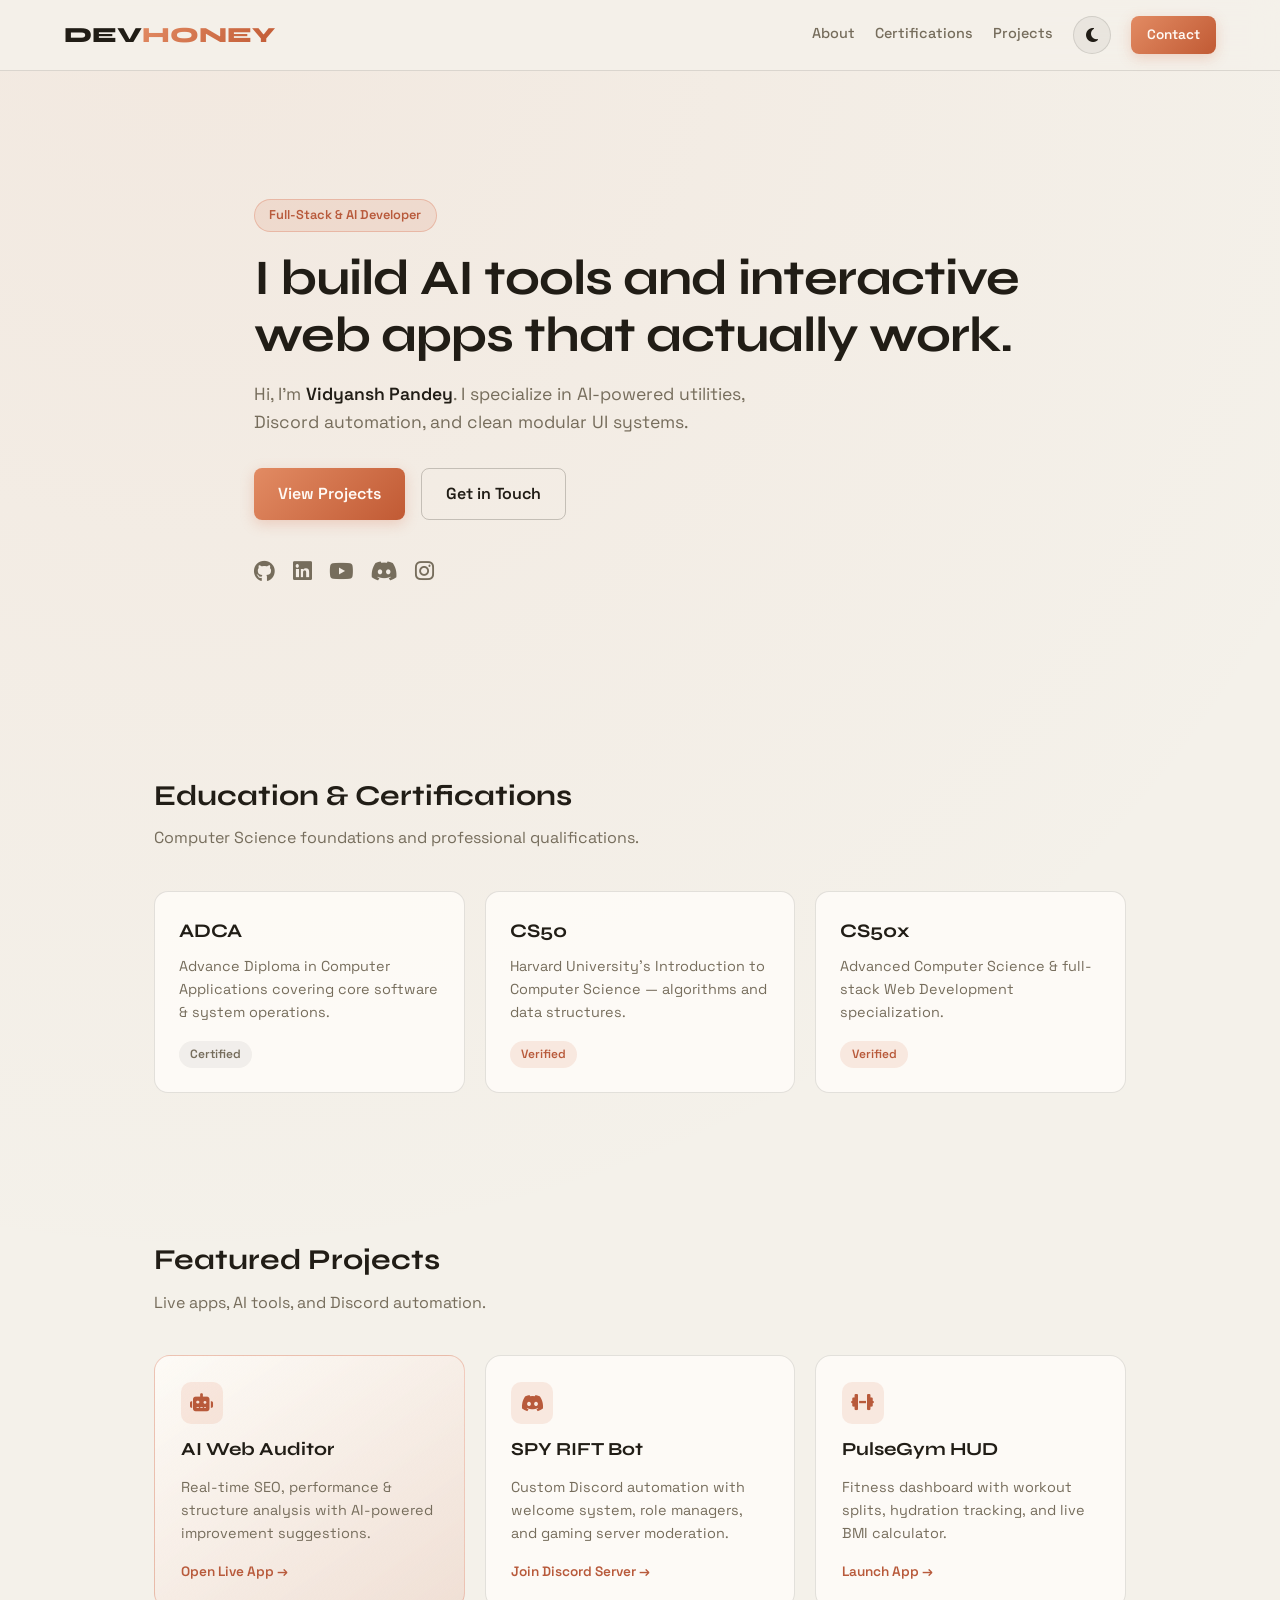
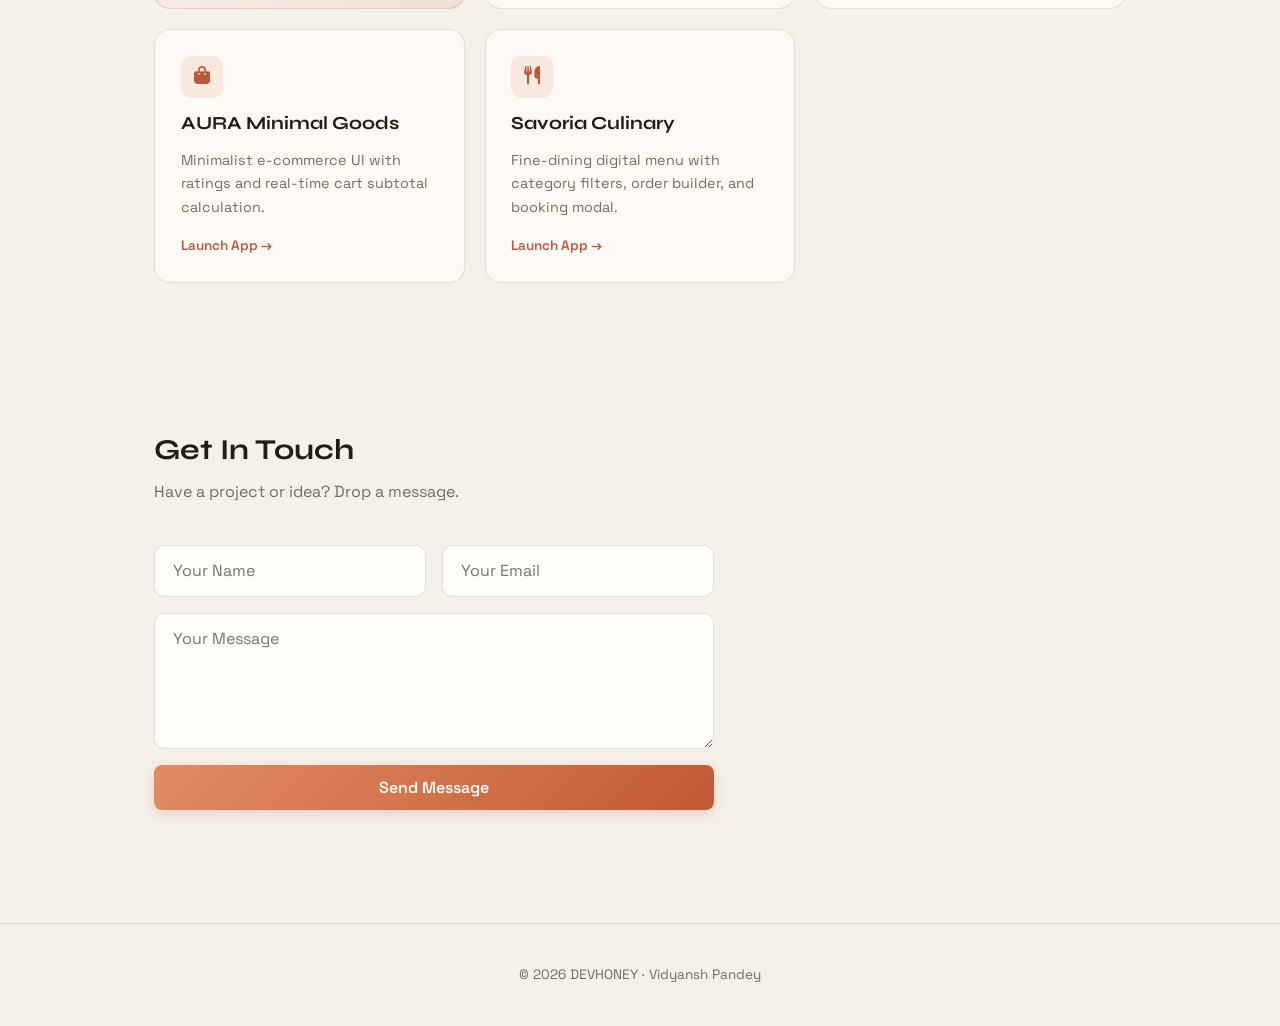
<file: index.html>
<!DOCTYPE html>
<html lang="en">
<head>
  <meta charset="UTF-8">
  <meta name="viewport" content="width=device-width, initial-scale=1.0">
  <script>
    (function () {
      var t = localStorage.getItem('devhoney-theme');
      var d = window.matchMedia && window.matchMedia('(prefers-color-scheme: dark)').matches;
      document.documentElement.setAttribute('data-theme', t || (d ? 'dark' : 'light'));
    })();
  </script>
  <title>DEVHONEY | Full-Stack & AI Developer</title>
  <meta name="description" content="Vidyansh Pandey — Full-Stack & AI Developer. Building AI tools, Discord bots, and interactive web apps.">
  <link rel="stylesheet" href="style.css">
  <link rel="stylesheet" href="https://cdnjs.cloudflare.com/ajax/libs/font-awesome/6.4.0/css/all.min.css">
  <link href="https://fonts.googleapis.com/css2?family=Space+Grotesk:wght@400;500;600;700&family=Syne:wght@700;800&display=swap" rel="stylesheet">
</head>
<body>

  <nav class="navbar">
    <a href="#" class="logo">DEV<span>HONEY</span></a>
    
    <button class="menu-toggle" id="menuToggle" aria-label="Toggle menu">
      <span></span><span></span><span></span>
    </button>

    <div class="nav-links" id="navLinks">
      <a href="#about">About</a>
      <a href="#certifications">Certifications</a>
      <a href="#projects">Projects</a>
      <a href="#contact" class="btn-primary nav-btn">Contact</a>
    </div>
  </nav>

  <!-- Hero -->
  <section class="hero" id="about">
    <div class="hero-content">
      <span class="badge">Full-Stack & AI Developer</span>
      <h1>I build AI tools and interactive web apps that actually work.</h1>
      <p>
        Hi, I'm <strong>Vidyansh Pandey</strong>. I specialize in AI-powered utilities, 
        Discord automation, and clean modular UI systems.
      </p>
      
      <div class="hero-actions">
        <a href="#projects" class="btn-primary">View Projects</a>
        <a href="#contact" class="btn-secondary">Get in Touch</a>
      </div>

      <div class="social-links">
        <a href="https://github.com/developerhoney" target="_blank" rel="noopener" title="GitHub"><i class="fa-brands fa-github"></i></a>
        <a href="https://www.linkedin.com/in/developer-honey-6b2049428/" target="_blank" rel="noopener" title="LinkedIn"><i class="fa-brands fa-linkedin"></i></a>
        <a href="https://youtube.com/@spyriftgaming" target="_blank" rel="noopener" title="YouTube"><i class="fa-brands fa-youtube"></i></a>
        <a href="https://discord.com/invite/HgnNNXnQ6s" target="_blank" rel="noopener" title="Discord"><i class="fa-brands fa-discord"></i></a>
        <a href="https://www.instagram.com/spyrift" target="_blank" rel="noopener" title="Instagram"><i class="fa-brands fa-instagram"></i></a>
      </div>
    </div>
  </section>

  <!-- Certifications -->
  <section class="section" id="certifications">
    <div class="section-title">
      <h2>Education & Certifications</h2>
      <p>Computer Science foundations and professional qualifications.</p>
    </div>
    <div class="cert-grid">
      <div class="cert-card">
        <h3>ADCA</h3>
        <p>Advance Diploma in Computer Applications covering core software & system operations.</p>
        <span class="tag">Certified</span>
      </div>
      <div class="cert-card">
        <h3>CS50</h3>
        <p>Harvard University's Introduction to Computer Science — algorithms and data structures.</p>
        <span class="tag accent">Verified</span>
      </div>
      <div class="cert-card">
        <h3>CS50x</h3>
        <p>Advanced Computer Science & full-stack Web Development specialization.</p>
        <span class="tag accent">Verified</span>
      </div>
    </div>
  </section>

  <!-- Projects -->
  <section class="section" id="projects">
    <div class="section-title">
      <h2>Featured Projects</h2>
      <p>Live apps, AI tools, and Discord automation.</p>
    </div>
    <div class="bento-grid">
      
      <a href="https://ai-web-auditor-eeqm.onrender.com/" target="_blank" rel="noopener" class="bento-card feature-highlight">
        <div class="card-icon"><i class="fa-solid fa-robot"></i></div>
        <h3>AI Web Auditor</h3>
        <p>Real-time SEO, performance & structure analysis with AI-powered improvement suggestions.</p>
        <span class="subtitle">Open Live App →</span>
      </a>

      <a href="https://discord.com/invite/HgnNNXnQ6s" target="_blank" rel="noopener" class="bento-card">
        <div class="card-icon"><i class="fa-brands fa-discord"></i></div>
        <h3>SPY RIFT Bot</h3>
        <p>Custom Discord automation with welcome system, role managers, and gaming server moderation.</p>
        <span class="subtitle">Join Discord Server →</span>
      </a>

      <a href="gym_2.html" class="bento-card">
        <div class="card-icon"><i class="fa-solid fa-dumbbell"></i></div>
        <h3>PulseGym HUD</h3>
        <p>Fitness dashboard with workout splits, hydration tracking, and live BMI calculator.</p>
        <span class="subtitle">Launch App →</span>
      </a>

      <a href="ecommerce_2.html" class="bento-card">
        <div class="card-icon"><i class="fa-solid fa-bag-shopping"></i></div>
        <h3>AURA Minimal Goods</h3>
        <p>Minimalist e-commerce UI with ratings and real-time cart subtotal calculation.</p>
        <span class="subtitle">Launch App →</span>
      </a>

      <a href="restaurant_2.html" class="bento-card">
        <div class="card-icon"><i class="fa-solid fa-utensils"></i></div>
        <h3>Savoria Culinary</h3>
        <p>Fine-dining digital menu with category filters, order builder, and booking modal.</p>
        <span class="subtitle">Launch App →</span>
      </a>

    </div>
  </section>

  <!-- Contact -->
  <section class="section" id="contact">
    <div class="section-title">
      <h2>Get In Touch</h2>
      <p>Have a project or idea? Drop a message.</p>
    </div>
    
    <form id="contactForm" action="https://formspree.io/f/xykrqvyz" method="POST" class="contact-form">
      <div class="input-group">
        <input type="text" name="name" placeholder="Your Name" required>
        <input type="email" name="email" placeholder="Your Email" required>
      </div>
      <textarea name="message" rows="5" placeholder="Your Message" required></textarea>
      <button type="submit" class="btn-primary">Send Message</button>
      <p id="formStatus" class="form-status"></p>
    </form>
  </section>

  <footer class="footer">
    <p>© 2026 DEVHONEY · Vidyansh Pandey</p>
  </footer>

  <script src="script.js"></script>
</body>
</html>
</file>
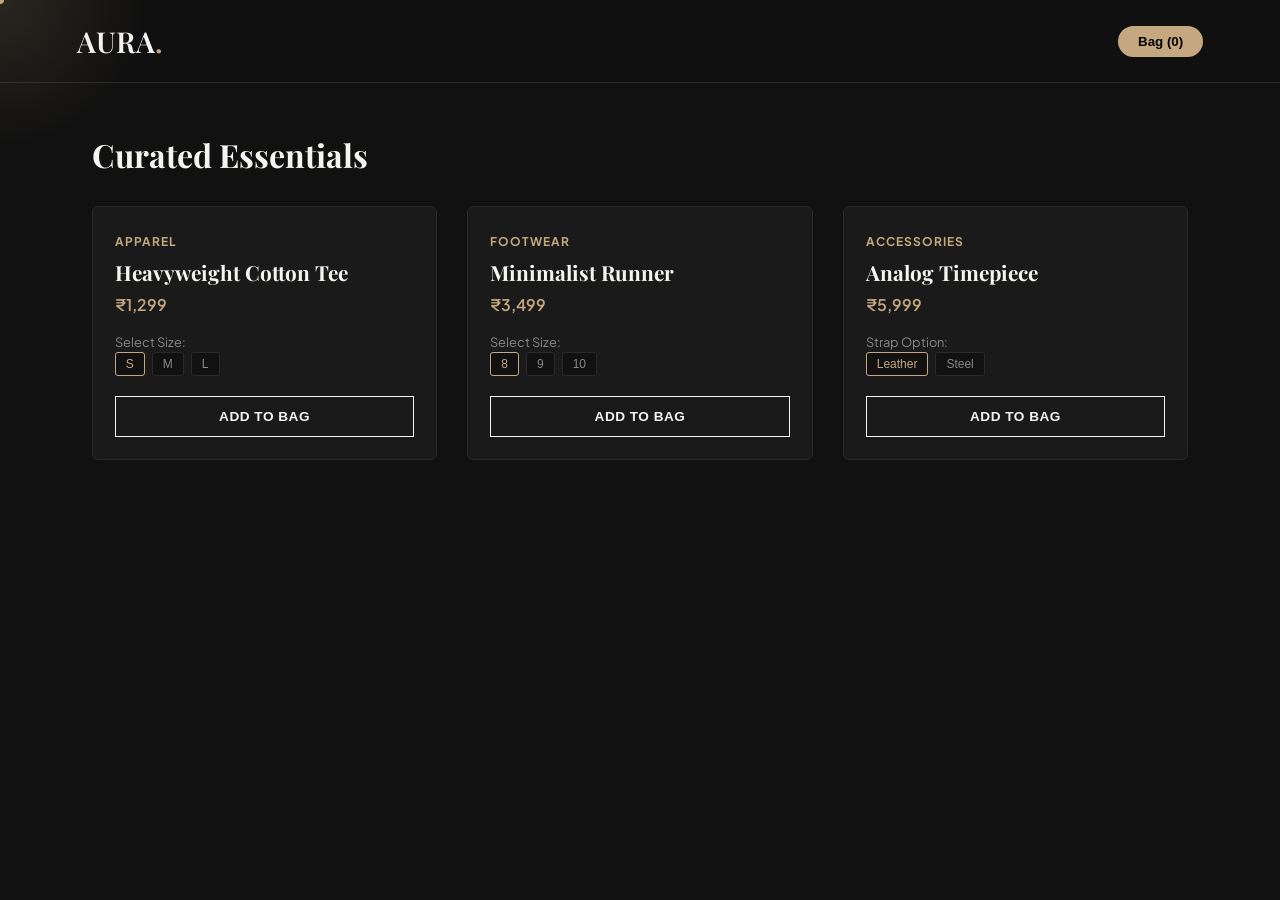
<file: ecommerce.html>
<!DOCTYPE html>
<html lang="en">
<head>
  <meta charset="UTF-8">
  <meta name="viewport" content="width=device-width, initial-scale=1.0">
  <title>AURA — Curated Minimal Goods by DevHoney</title>
  <link rel="preconnect" href="https://fonts.googleapis.com">
  <link rel="preconnect" href="https://fonts.gstatic.com" crossorigin>
  <link href="https://fonts.googleapis.com/css2?family=Playfair+Display:wght@500;600&family=Plus+Jakarta+Sans:wght@300;400;500;600&display=swap" rel="stylesheet">

  <style>
    * { margin:0; padding:0; box-sizing:border-box; cursor: none; }
    
    :root {
      --bg: #111111;
      --card-bg: #1a1a1a;
      --accent: #c5a880;
      --accent-glow: rgba(197, 168, 128, 0.15);
      --text: #f4f4f0;
      --muted: #888888;
      --border: #2a2a2a;
    }

    body { background: var(--bg); color: var(--text); font-family: 'Plus Jakarta Sans', sans-serif; }

    .cursor-dot {
      width: 8px; height: 8px; background: var(--accent); border-radius: 50%;
      position: fixed; pointer-events: none; z-index: 9999; transform: translate(-50%, -50%);
    }
    .cursor-glow {
      width: 300px; height: 300px;
      background: radial-gradient(circle, var(--accent-glow) 0%, rgba(0,0,0,0) 70%);
      position: fixed; pointer-events: none; z-index: 9998; transform: translate(-50%, -50%);
    }

    header {
      display: flex; justify-content: space-between; align-items: center; padding: 22px 6%;
      background: rgba(17,17,17,0.9); backdrop-filter: blur(10px); position: sticky; top: 0; z-index: 100; border-bottom: 1px solid var(--border);
    }
    .logo { font-family: 'Playfair Display', serif; font-size: 1.8rem; font-weight: 600; }
    .logo span { color: var(--accent); }

    .cart-pill {
      background: var(--accent); color: #000; border: none; padding: 8px 20px;
      border-radius: 30px; font-weight: 700; transition: transform 0.2s;
    }

    .main-wrap { max-width: 1250px; margin: 0 auto; padding: 50px 6%; }
    .grid { display: grid; grid-template-columns: repeat(auto-fill, minmax(280px, 1fr)); gap: 30px; }

    .card {
      background: var(--card-bg); border: 1px solid var(--border); border-radius: 6px;
      padding: 22px; display: flex; flex-direction: column; justify-content: space-between; transition: border-color 0.3s;
    }
    .card:hover { border-color: var(--accent); }

    .sz-btn {
      background: var(--bg); border: 1px solid var(--border); color: var(--muted);
      padding: 4px 10px; margin-right: 4px; font-size: 0.75rem; border-radius: 3px; transition: all 0.2s;
    }
    .sz-btn.active, .sz-btn:hover { border-color: var(--accent); color: var(--accent); }

    .add-btn {
      background: transparent; border: 1px solid var(--text); color: var(--text);
      padding: 12px; width: 100%; margin-top: 20px; font-weight: 600; font-size: 0.85rem;
      text-transform: uppercase; letter-spacing: 0.5px; transition: all 0.25s;
    }
    .add-btn:hover { background: var(--accent); border-color: var(--accent); color: #000; }

    .drawer {
      position: fixed; top:0; right: -420px; width: 380px; height: 100vh; background: #161616;
      border-left: 1px solid var(--border); padding: 35px; display: flex; flex-direction: column;
      z-index: 1000; transition: right 0.35s cubic-bezier(0.16, 1, 0.3, 1);
    }
    .drawer.open { right: 0; }
    .drawer-items { flex: 1; overflow-y: auto; margin: 20px 0; border-top: 1px solid var(--border); }
    .drawer-item { display: flex; justify-content: space-between; padding: 15px 0; border-bottom: 1px solid var(--border); font-size: 0.9rem; }
  </style>
</head>
<body>

  <div class="cursor-dot" id="dot"></div>
  <div class="cursor-glow" id="glow"></div>

  <header>
    <div class="logo">AURA<span>.</span></div>
    <button class="cart-pill" onclick="toggleCart(true)">Bag (<span id="cnt">0</span>)</button>
  </header>

  <div class="main-wrap">
    <h2 style="font-family:'Playfair Display'; margin-bottom: 30px; font-size:2rem;">Curated Essentials</h2>

    <div class="grid">
      <div class="card spotlight-card">
        <div>
          <span style="font-size:0.75rem; color:var(--accent); font-weight:700; letter-spacing:1px;">APPAREL</span>
          <h3 style="font-family:'Playfair Display'; margin: 8px 0; font-size: 1.3rem;">Heavyweight Cotton Tee</h3>
          <p style="color:var(--accent); font-weight:600; margin-bottom: 15px;">₹1,299</p>
          <div>
            <span style="font-size:0.8rem; color:var(--muted);">Select Size:</span><br>
            <button class="sz-btn active" onclick="pickSz(this)">S</button>
            <button class="sz-btn" onclick="pickSz(this)">M</button>
            <button class="sz-btn" onclick="pickSz(this)">L</button>
          </div>
        </div>
        <button class="add-btn" onclick="addToBag('Heavyweight Cotton Tee', 1299)">Add To Bag</button>
      </div>

      <div class="card spotlight-card">
        <div>
          <span style="font-size:0.75rem; color:var(--accent); font-weight:700; letter-spacing:1px;">FOOTWEAR</span>
          <h3 style="font-family:'Playfair Display'; margin: 8px 0; font-size: 1.3rem;">Minimalist Runner</h3>
          <p style="color:var(--accent); font-weight:600; margin-bottom: 15px;">₹3,499</p>
          <div>
            <span style="font-size:0.8rem; color:var(--muted);">Select Size:</span><br>
            <button class="sz-btn active" onclick="pickSz(this)">8</button>
            <button class="sz-btn" onclick="pickSz(this)">9</button>
            <button class="sz-btn" onclick="pickSz(this)">10</button>
          </div>
        </div>
        <button class="add-btn" onclick="addToBag('Minimalist Runner', 3499)">Add To Bag</button>
      </div>

      <div class="card spotlight-card">
        <div>
          <span style="font-size:0.75rem; color:var(--accent); font-weight:700; letter-spacing:1px;">ACCESSORIES</span>
          <h3 style="font-family:'Playfair Display'; margin: 8px 0; font-size: 1.3rem;">Analog Timepiece</h3>
          <p style="color:var(--accent); font-weight:600; margin-bottom: 15px;">₹5,999</p>
          <div>
            <span style="font-size:0.8rem; color:var(--muted);">Strap Option:</span><br>
            <button class="sz-btn active" onclick="pickSz(this)">Leather</button>
            <button class="sz-btn" onclick="pickSz(this)">Steel</button>
          </div>
        </div>
        <button class="add-btn" onclick="addToBag('Analog Timepiece', 5999)">Add To Bag</button>
      </div>
    </div>
  </div>

  <div class="drawer" id="drawer">
    <h3 style="font-family:'Playfair Display'; font-size: 1.5rem;">Your Shopping Bag</h3>
    <div class="drawer-items" id="bagList">
      <p style="color:var(--muted); margin-top:20px; font-size:0.9rem;">Your bag is empty.</p>
    </div>
    <div>
      <div style="display:flex; justify-content:space-between; font-weight:700; margin-bottom:15px;">
        <span>Bag Total:</span>
        <span style="color:var(--accent);" id="bagTotal">₹0</span>
      </div>
      <button class="add-btn" style="background:var(--accent); border-color:var(--accent); color:#000;" onclick="alert('Proceeding to Secure Checkout!')">Checkout Order</button>
      <button class="add-btn" style="border:none;" onclick="toggleCart(false)">Close Bag</button>
    </div>
  </div>

  <script>
    const dot = document.getElementById('dot'); const glow = document.getElementById('glow');
    window.addEventListener('mousemove', (e) => {
      dot.style.left = `${e.clientX}px`; dot.style.top = `${e.clientY}px`;
      glow.style.left = `${e.clientX}px`; glow.style.top = `${e.clientY}px`;
    });

    document.querySelectorAll('.spotlight-card').forEach(card => {
      card.addEventListener('mousemove', (e) => {
        const r = card.getBoundingClientRect();
        const x = e.clientX - r.left; const y = e.clientY - r.top;
        card.style.background = `radial-gradient(circle at ${x}px ${y}px, rgba(197,168,128,0.08) 0%, rgba(26,26,26,1) 70%)`;
      });
      card.addEventListener('mouseleave', () => card.style.background = 'var(--card-bg)');
    });

    function pickSz(btn) {
      btn.parentElement.querySelectorAll('.sz-btn').forEach(b => b.classList.remove('active'));
      btn.classList.add('active');
    }

    let bag = [];
    function toggleCart(show) { document.getElementById('drawer').classList.toggle('open', show); }

    function addToBag(title, price) {
      bag.push({ title, price });
      renderBag();
      toggleCart(true);
    }

    function removeItem(idx) {
      bag.splice(idx, 1);
      renderBag();
    }

    function renderBag() {
      document.getElementById('cnt').textContent = bag.length;
      const list = document.getElementById('bagList');
      const tot = document.getElementById('bagTotal');

      if(bag.length === 0) {
        list.innerHTML = '<p style="color:var(--muted); margin-top:20px; font-size:0.9rem;">Your bag is empty.</p>';
        tot.textContent = '₹0'; return;
      }

      let sum = 0;
      list.innerHTML = bag.map((item, i) => {
        sum += item.price;
        return `
          <div class="drawer-item">
            <div><strong>${item.title}</strong><br><span style="color:var(--accent);">₹${item.price}</span></div>
            <span style="color:#ef4444; font-size:0.8rem;" onclick="removeItem(${i})">Remove</span>
          </div>`;
      }).join('');
      tot.textContent = `₹${sum}`;
    }
  </script>
</body>
</html>
</file>
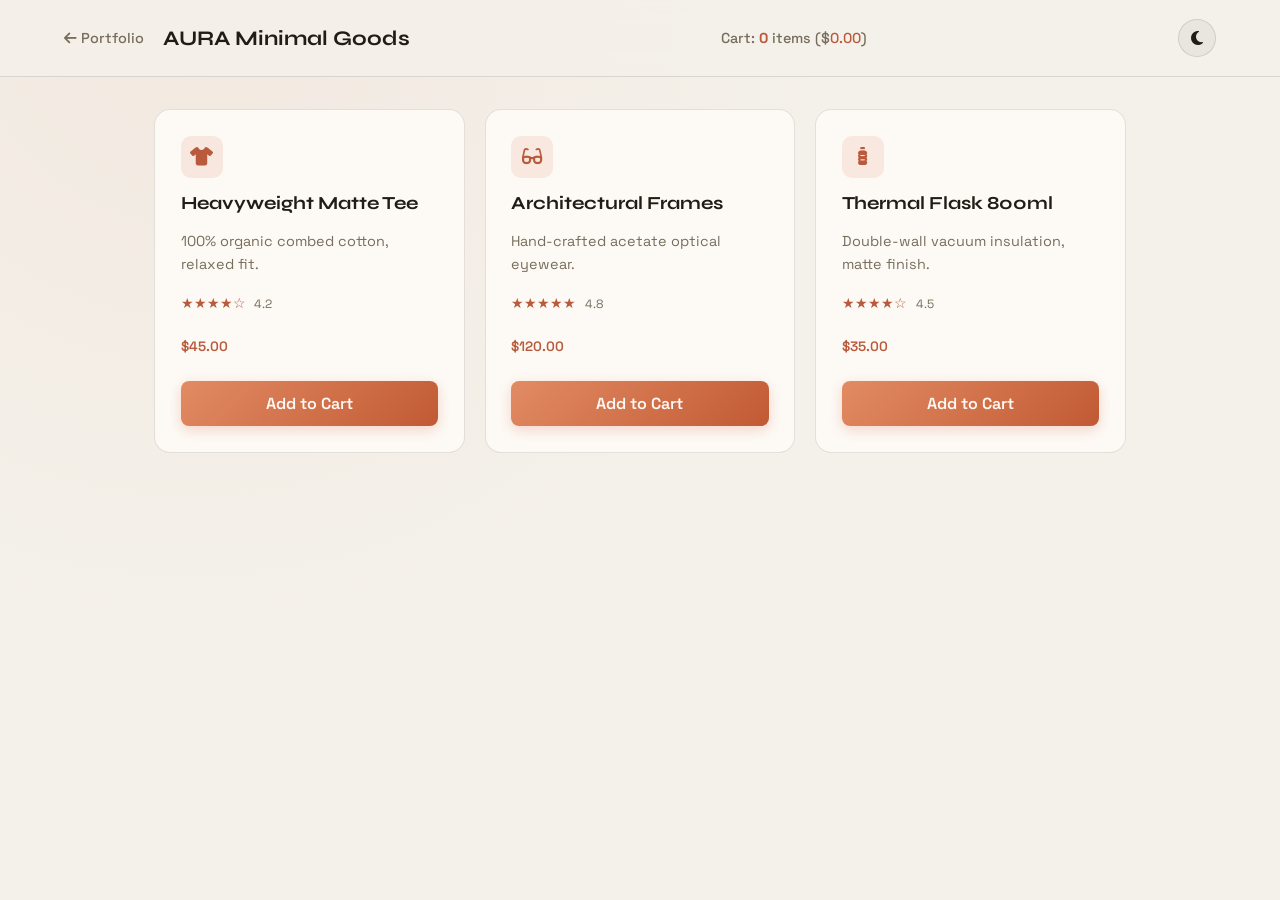
<file: ecommerce_2.html>
<!DOCTYPE html>
<html lang="en">
<head>
  <meta charset="UTF-8">
  <meta name="viewport" content="width=device-width, initial-scale=1.0">
  <script>
    (function () {
      var t = localStorage.getItem('devhoney-theme');
      var d = window.matchMedia && window.matchMedia('(prefers-color-scheme: dark)').matches;
      document.documentElement.setAttribute('data-theme', t || (d ? 'dark' : 'light'));
    })();
  </script>
  <title>AURA Minimal Goods | DEVHONEY</title>
  <link rel="stylesheet" href="style.css">
  <link rel="stylesheet" href="https://cdnjs.cloudflare.com/ajax/libs/font-awesome/6.4.0/css/all.min.css">
  <link href="https://fonts.googleapis.com/css2?family=Space+Grotesk:wght@400;600;700&family=Syne:wght@700;800&display=swap" rel="stylesheet">
</head>
<body class="app-body">

  <header class="app-header">
    <div class="header-brand">
      <a href="index.html" class="back-link"><i class="fa-solid fa-arrow-left"></i> Portfolio</a>
      <h1>AURA Minimal Goods</h1>
    </div>
    <div class="cart-status">
      Cart: <strong id="cartCount">0</strong> items ($<span id="cartTotal">0.00</span>)
    </div>
  </header>

  <main class="app-container">
    <div class="hud-grid">
      <div class="bento-card product-card">
        <div class="card-icon"><i class="fa-solid fa-shirt"></i></div>
        <h3>Heavyweight Matte Tee</h3>
        <p>100% organic combed cotton, relaxed fit.</p>
        <div class="rating">★★★★☆ <small>4.2</small></div>
        <span class="subtitle">$45.00</span>
        <button class="btn-primary full-width add-to-cart" data-price="45">Add to Cart</button>
      </div>

      <div class="bento-card product-card">
        <div class="card-icon"><i class="fa-solid fa-glasses"></i></div>
        <h3>Architectural Frames</h3>
        <p>Hand-crafted acetate optical eyewear.</p>
        <div class="rating">★★★★★ <small>4.8</small></div>
        <span class="subtitle">$120.00</span>
        <button class="btn-primary full-width add-to-cart" data-price="120">Add to Cart</button>
      </div>

      <div class="bento-card product-card">
        <div class="card-icon"><i class="fa-solid fa-bottle-water"></i></div>
        <h3>Thermal Flask 800ml</h3>
        <p>Double-wall vacuum insulation, matte finish.</p>
        <div class="rating">★★★★☆ <small>4.5</small></div>
        <span class="subtitle">$35.00</span>
        <button class="btn-primary full-width add-to-cart" data-price="35">Add to Cart</button>
      </div>
    </div>
  </main>

  <script src="script.js"></script>
</body>
</html>
</file>
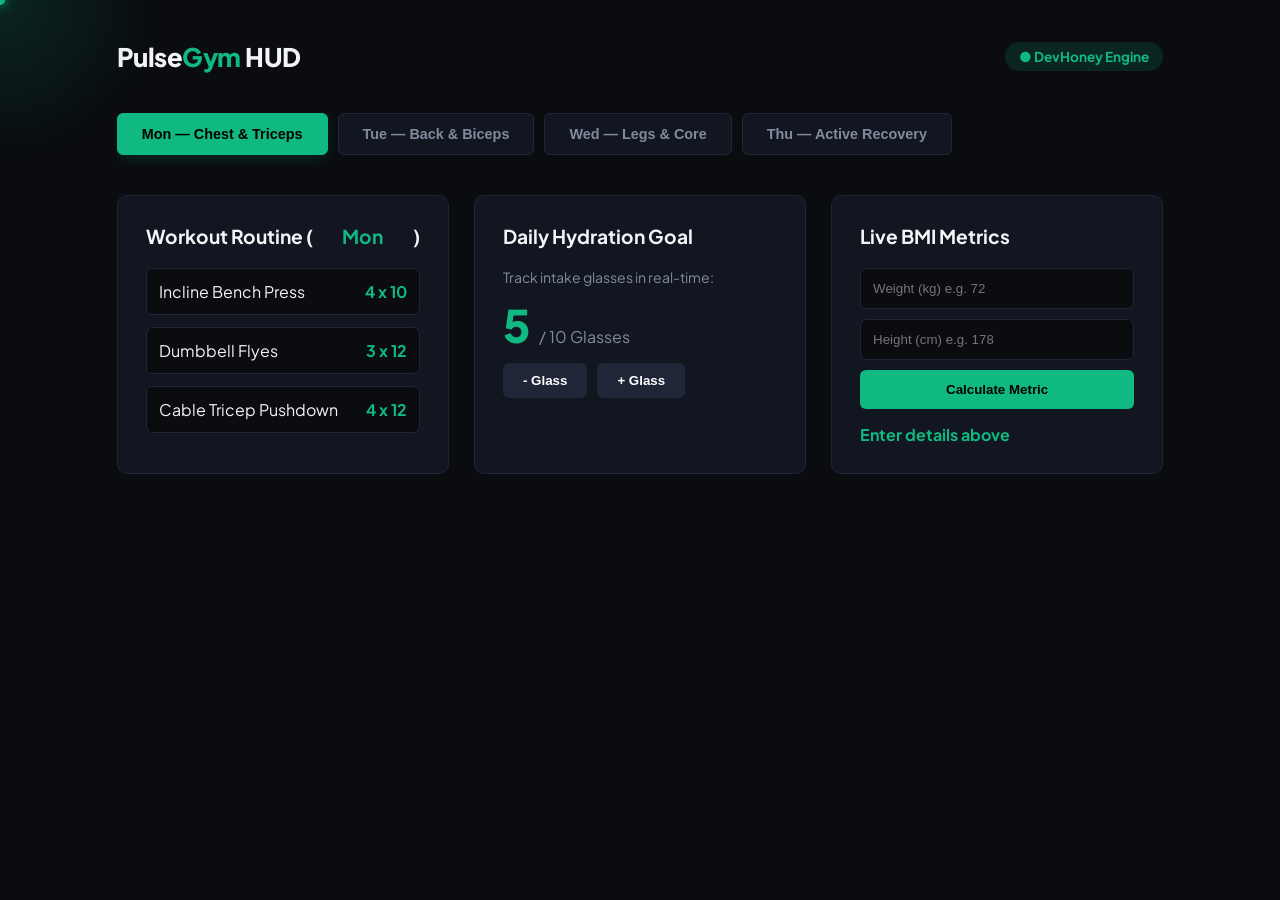
<file: gym.html>
<!DOCTYPE html>
<html lang="en">
<head>
  <meta charset="UTF-8">
  <meta name="viewport" content="width=device-width, initial-scale=1.0">
  <title>PulseGym — Member Portal by DevHoney</title>
  <link rel="preconnect" href="https://fonts.googleapis.com">
  <link rel="preconnect" href="https://fonts.gstatic.com" crossorigin>
  <link href="https://fonts.googleapis.com/css2?family=Plus+Jakarta+Sans:wght@300;400;600;700;800&display=swap" rel="stylesheet">

  <style>
    * { margin: 0; padding: 0; box-sizing: border-box; cursor: none; }
    
    :root {
      --bg: #0a0c10;
      --card-bg: #121620;
      --volt: #10b981;
      --volt-glow: rgba(16, 185, 129, 0.15);
      --text: #f3f4f6;
      --muted: #828b9e;
      --border: #1e2638;
    }

    body { background-color: var(--bg); color: var(--text); font-family: 'Plus Jakarta Sans', sans-serif; }

    /* Custom Volt Cursor */
    .cursor-dot {
      width: 10px; height: 10px; background: var(--volt); border-radius: 50%;
      position: fixed; pointer-events: none; z-index: 9999; transform: translate(-50%, -50%);
      box-shadow: 0 0 12px var(--volt);
    }
    .cursor-glow {
      width: 320px; height: 320px;
      background: radial-gradient(circle, var(--volt-glow) 0%, rgba(0,0,0,0) 70%);
      position: fixed; pointer-events: none; z-index: 9998; transform: translate(-50%, -50%);
    }

    .container { max-width: 1200px; margin: 0 auto; padding: 40px 6%; }
    
    .header-bar { display: flex; justify-content: space-between; align-items: center; margin-bottom: 40px; }
    .brand { font-size: 1.6rem; font-weight: 800; letter-spacing: -0.5px; }
    .brand span { color: var(--volt); }

    /* Day Selector Pills */
    .day-pills { display: flex; gap: 10px; overflow-x: auto; padding-bottom: 10px; margin-bottom: 30px; }
    .pill {
      background: var(--card-bg); border: 1px solid var(--border); color: var(--muted);
      padding: 12px 24px; border-radius: 6px; font-weight: 600; font-size: 0.9rem; transition: all 0.25s;
    }
    .pill.active, .pill:hover { background: var(--volt); color: #000; border-color: var(--volt); box-shadow: 0 4px 15px var(--volt-glow); }

    /* Grid Layout */
    .grid { display: grid; grid-template-columns: repeat(auto-fit, minmax(320px, 1fr)); gap: 25px; }
    
    .hud-card {
      background: var(--card-bg); border: 1px solid var(--border); border-radius: 10px;
      padding: 28px; transition: border-color 0.3s; position: relative; overflow: hidden;
    }
    .hud-card:hover { border-color: var(--volt); }
    .hud-card h3 { font-size: 1.2rem; margin-bottom: 20px; display: flex; justify-content: space-between; align-items: center; }

    .counter-val { font-size: 2.8rem; font-weight: 800; color: var(--volt); margin: 10px 0; }
    .btn-wrap { display: flex; gap: 10px; }
    .btn-act {
      background: var(--border); color: #fff; border: none; padding: 10px 20px;
      border-radius: 6px; font-weight: 600; transition: background 0.2s;
    }
    .btn-act:hover { background: var(--volt); color: #000; }

    /* BMI Box */
    .bmi-input { width: 100%; padding: 12px; background: var(--bg); border: 1px solid var(--border); color: #fff; border-radius: 6px; margin-bottom: 10px; outline: none; }
    .bmi-input:focus { border-color: var(--volt); }
    .btn-calc { width: 100%; background: var(--volt); color: #000; border: none; padding: 12px; font-weight: 700; border-radius: 6px; }

    /* Routine list */
    .routine-list { list-style: none; display: flex; flex-direction: column; gap: 12px; }
    .routine-item { display: flex; justify-content: space-between; padding: 12px; background: var(--bg); border-radius: 6px; border: 1px solid var(--border); }
  </style>
</head>
<body>

  <div class="cursor-dot" id="dot"></div>
  <div class="cursor-glow" id="glow"></div>

  <div class="container">
    <div class="header-bar">
      <div class="brand">Pulse<span>Gym</span> HUD</div>
      <span style="font-size:0.85rem; color:var(--volt); background:var(--volt-glow); padding:6px 14px; border-radius:20px; font-weight:700;">● DevHoney Engine</span>
    </div>

    <div class="day-pills">
      <button class="pill active" onclick="setDay('Mon', this)">Mon — Chest & Triceps</button>
      <button class="pill" onclick="setDay('Tue', this)">Tue — Back & Biceps</button>
      <button class="pill" onclick="setDay('Wed', this)">Wed — Legs & Core</button>
      <button class="pill" onclick="setDay('Thu', this)">Thu — Active Recovery</button>
    </div>

    <div class="grid">
      <div class="hud-card spotlight-card">
        <h3>Workout Routine (<span id="dayTitle" style="color:var(--volt);">Mon</span>)</h3>
        <div class="routine-list" id="routineList">
          <div class="routine-item"><span>Incline Bench Press</span><strong style="color:var(--volt);">4 x 10</strong></div>
          <div class="routine-item"><span>Dumbbell Flyes</span><strong style="color:var(--volt);">3 x 12</strong></div>
          <div class="routine-item"><span>Cable Tricep Pushdown</span><strong style="color:var(--volt);">4 x 12</strong></div>
        </div>
      </div>

      <div class="hud-card spotlight-card">
        <h3>Daily Hydration Goal</h3>
        <p style="color:var(--muted); font-size:0.88rem;">Track intake glasses in real-time:</p>
        <div class="counter-val"><span id="waterNum">5</span> <span style="font-size:1rem; color:var(--muted); font-weight:400;">/ 10 Glasses</span></div>
        <div class="btn-wrap">
          <button class="btn-act" onclick="adjustWater(-1)">- Glass</button>
          <button class="btn-act" onclick="adjustWater(1)">+ Glass</button>
        </div>
      </div>

      <div class="hud-card spotlight-card">
        <h3>Live BMI Metrics</h3>
        <input type="number" class="bmi-input" id="w" placeholder="Weight (kg) e.g. 72">
        <input type="number" class="bmi-input" id="h" placeholder="Height (cm) e.g. 178">
        <button class="btn-calc" onclick="calcBMI()">Calculate Metric</button>
        <div id="bmiOut" style="margin-top:15px; font-weight:700; color:var(--volt);">Enter details above</div>
      </div>
    </div>
  </div>

  <script>
    const dot = document.getElementById('dot'); const glow = document.getElementById('glow');
    window.addEventListener('mousemove', (e) => {
      dot.style.left = `${e.clientX}px`; dot.style.top = `${e.clientY}px`;
      glow.style.left = `${e.clientX}px`; glow.style.top = `${e.clientY}px`;
    });

    document.querySelectorAll('.spotlight-card').forEach(card => {
      card.addEventListener('mousemove', (e) => {
        const r = card.getBoundingClientRect();
        const x = e.clientX - r.left; const y = e.clientY - r.top;
        card.style.background = `radial-gradient(circle at ${x}px ${y}px, rgba(16,185,129,0.08) 0%, rgba(18,22,32,1) 70%)`;
      });
      card.addEventListener('mouseleave', () => card.style.background = 'var(--card-bg)');
    });

    const data = {
      Mon: [['Incline Bench Press', '4 x 10'], ['Dumbbell Flyes', '3 x 12'], ['Cable Tricep Pushdown', '4 x 12']],
      Tue: [['Lat Pulldown', '4 x 10'], ['Barbell Bent Rows', '3 x 10'], ['Hammer Curls', '4 x 12']],
      Wed: [['Barbell Squats', '4 x 8'], ['Romanian Deadlifts', '3 x 10'], ['Leg Extensions', '4 x 15']],
      Thu: [['Light Yoga Stretch', '20 Mins'], ['Treadmill Incline Walk', '30 Mins']]
    };

    function setDay(day, btn) {
      document.querySelectorAll('.pill').forEach(b => b.classList.remove('active'));
      btn.classList.add('active');
      document.getElementById('dayTitle').textContent = day;
      const list = document.getElementById('routineList');
      list.innerHTML = data[day].map(i => `<div class="routine-item"><span>${i[0]}</span><strong style="color:var(--volt);">${i[1]}</strong></div>`).join('');
    }

    let water = 5;
    function adjustWater(v) {
      water = Math.max(0, water + v);
      document.getElementById('waterNum').textContent = water;
    }

    function calcBMI() {
      const weight = parseFloat(document.getElementById('w').value);
      const height = parseFloat(document.getElementById('h').value) / 100;
      const out = document.getElementById('bmiOut');
      if(weight > 0 && height > 0) {
        const score = (weight / (height * height)).toFixed(1);
        let tag = 'Balanced Normal';
        if(score > 25) tag = 'Overweight';
        if(score < 18.5) tag = 'Underweight';
        out.textContent = `Score: ${score} (${tag})`;
      } else out.textContent = 'Please enter valid inputs.';
    }
  </script>
</body>
</html>
</file>
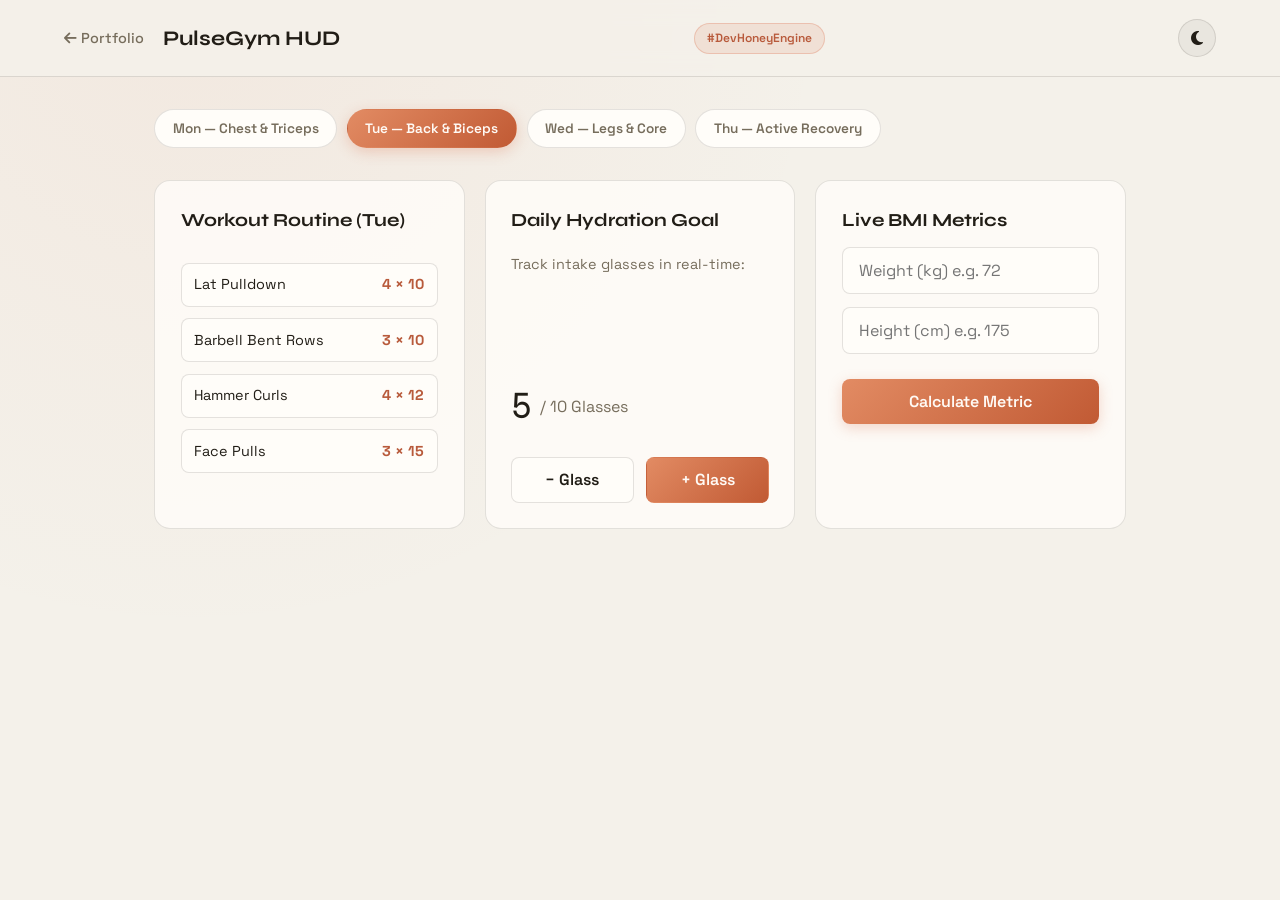
<file: gym_2.html>
<!DOCTYPE html>
<html lang="en">
<head>
  <meta charset="UTF-8">
  <meta name="viewport" content="width=device-width, initial-scale=1.0">
  <script>
    (function () {
      var t = localStorage.getItem('devhoney-theme');
      var d = window.matchMedia && window.matchMedia('(prefers-color-scheme: dark)').matches;
      document.documentElement.setAttribute('data-theme', t || (d ? 'dark' : 'light'));
    })();
  </script>
  <title>PulseGym HUD | DEVHONEY</title>
  <link rel="stylesheet" href="style.css">
  <link rel="stylesheet" href="https://cdnjs.cloudflare.com/ajax/libs/font-awesome/6.4.0/css/all.min.css">
  <link href="https://fonts.googleapis.com/css2?family=Space+Grotesk:wght@400;600;700&family=Syne:wght@700;800&display=swap" rel="stylesheet">
</head>
<body class="app-body">

  <header class="app-header">
    <div class="header-brand">
      <a href="index.html" class="back-link"><i class="fa-solid fa-arrow-left"></i> Portfolio</a>
      <h1>PulseGym HUD</h1>
    </div>
    <span class="engine-tag">#DevHoneyEngine</span>
  </header>

  <main class="app-container">
    <!-- Day Tabs -->
    <div class="tab-bar">
      <button class="tab-btn" data-day="mon">Mon — Chest & Triceps</button>
      <button class="tab-btn active" data-day="tue">Tue — Back & Biceps</button>
      <button class="tab-btn" data-day="wed">Wed — Legs & Core</button>
      <button class="tab-btn" data-day="thu">Thu — Active Recovery</button>
    </div>

    <!-- HUD Dashboard Cards -->
    <div class="hud-grid">
      <!-- Workout Split Card -->
      <div class="bento-card hud-card">
        <h3>Workout Routine (<span id="currentDay">Tue</span>)</h3>
        <ul class="routine-list" id="routineList">
          <li><span>Lat Pulldown</span> <strong>4 × 10</strong></li>
          <li><span>Barbell Bent Rows</span> <strong>3 × 10</strong></li>
          <li><span>Hammer Curls</span> <strong>4 × 12</strong></li>
          <li><span>Face Pulls</span> <strong>3 × 15</strong></li>
        </ul>
      </div>

      <!-- Hydration Counter -->
      <div class="bento-card hud-card">
        <h3>Daily Hydration Goal</h3>
        <p class="subtext">Track intake glasses in real-time:</p>
        <div class="counter-display">
          <span id="waterCount">5</span> <small>/ 10 Glasses</small>
        </div>
        <div class="counter-controls">
          <button class="counter-btn" id="removeGlass">− Glass</button>
          <button class="counter-btn primary" id="addGlass">+ Glass</button>
        </div>
      </div>

      <!-- Live BMI Calculator -->
      <div class="bento-card hud-card">
        <h3>Live BMI Metrics</h3>
        <div class="bmi-inputs">
          <input type="number" id="bmiWeight" placeholder="Weight (kg) e.g. 72">
          <input type="number" id="bmiHeight" placeholder="Height (cm) e.g. 175">
          <button class="btn-primary full-width" id="calcBmiBtn">Calculate Metric</button>
        </div>
        <div class="bmi-result" id="bmiResult">Enter details above</div>
      </div>
    </div>
  </main>

  <script src="script.js"></script>
</body>
</html>
</file>
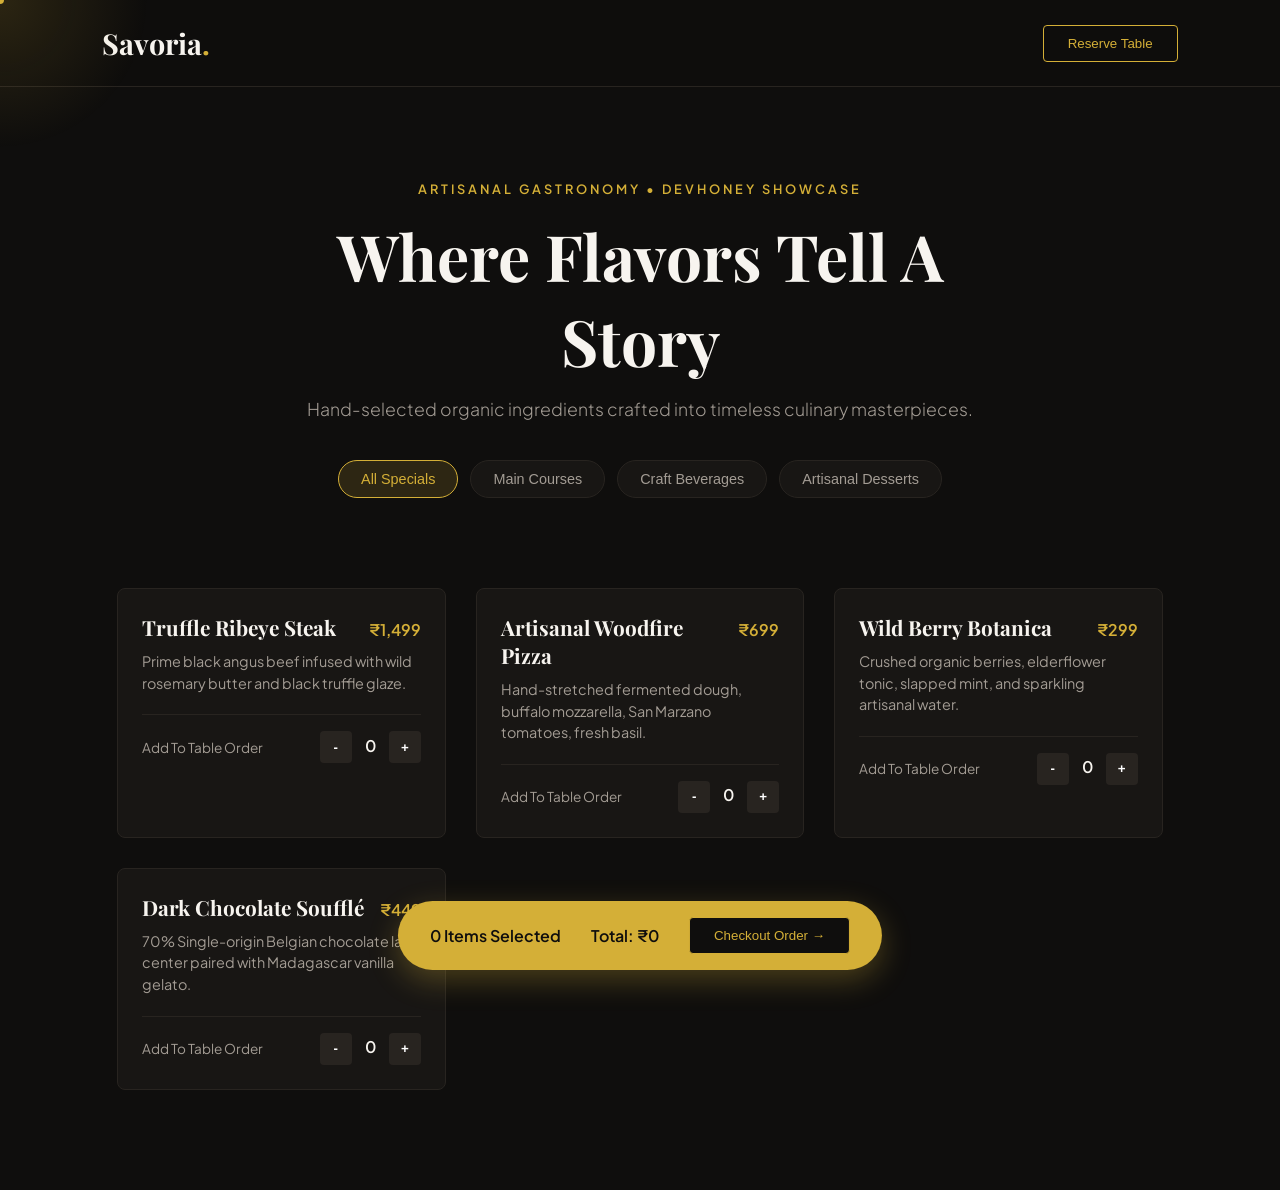
<file: restaurant.html>
<!DOCTYPE html>
<html lang="en">
<head>
  <meta charset="UTF-8">
  <meta name="viewport" content="width=device-width, initial-scale=1.0">
  <title>Savoria — Culinary Experience by DevHoney</title>
  <link rel="preconnect" href="https://fonts.googleapis.com">
  <link rel="preconnect" href="https://fonts.gstatic.com" crossorigin>
  <link href="https://fonts.googleapis.com/css2?family=Playfair+Display:ital,wght@0,500;0,700;1,400&family=Plus+Jakarta+Sans:wght@300;400;500;600&display=swap" rel="stylesheet">

  <style>
    * { margin: 0; padding: 0; box-sizing: border-box; cursor: none; }
    
    :root {
      --bg: #0f0e0d;
      --card-bg: #181614;
      --gold: #d4af37;
      --gold-glow: rgba(212, 175, 55, 0.15);
      --text: #f7f4ef;
      --muted: #a39c94;
      --border: #282420;
    }

    body {
      background-color: var(--bg);
      color: var(--text);
      font-family: 'Plus Jakarta Sans', sans-serif;
      overflow-x: hidden;
    }

    /* Custom Cursor */
    .cursor-dot {
      width: 8px; height: 8px; background: var(--gold); border-radius: 50%;
      position: fixed; pointer-events: none; z-index: 9999; transform: translate(-50%, -50%);
    }
    .cursor-glow {
      width: 300px; height: 300px;
      background: radial-gradient(circle, var(--gold-glow) 0%, rgba(0,0,0,0) 70%);
      position: fixed; pointer-events: none; z-index: 9998; transform: translate(-50%, -50%);
    }

    /* Navbar */
    .navbar {
      display: flex; justify-content: space-between; align-items: center;
      padding: 24px 8%; background: rgba(15, 14, 13, 0.9); backdrop-filter: blur(12px);
      position: sticky; top: 0; z-index: 100; border-bottom: 1px solid var(--border);
    }
    .brand { font-family: 'Playfair Display', serif; font-size: 1.8rem; font-weight: 700; }
    .brand span { color: var(--gold); }
    .btn-gold {
      background: transparent; color: var(--gold); border: 1px solid var(--gold);
      padding: 10px 24px; border-radius: 4px; font-weight: 500; transition: all 0.3s ease;
    }
    .btn-gold:hover { background: var(--gold); color: var(--bg); }

    /* Hero */
    .hero { text-align: center; padding: 90px 8% 50px; max-width: 900px; margin: 0 auto; }
    .hero span { color: var(--gold); text-transform: uppercase; letter-spacing: 3px; font-size: 0.8rem; font-weight: 600; }
    .hero h1 { font-family: 'Playfair Display', serif; font-size: clamp(2.5rem, 5vw, 4rem); margin: 15px 0; }
    .hero p { color: var(--muted); font-weight: 300; font-size: 1.1rem; }

    /* Menu Tabs */
    .tabs { display: flex; justify-content: center; gap: 12px; margin: 40px 0; flex-wrap: wrap; }
    .tab-btn {
      background: var(--card-bg); border: 1px solid var(--border); color: var(--muted);
      padding: 10px 22px; border-radius: 30px; font-size: 0.9rem; transition: all 0.3s;
    }
    .tab-btn.active, .tab-btn:hover { border-color: var(--gold); color: var(--gold); background: var(--gold-glow); }

    /* Grid & Cards */
    .menu-grid {
      display: grid; grid-template-columns: repeat(auto-fit, minmax(320px, 1fr));
      gap: 30px; padding: 0 8% 100px; max-width: 1250px; margin: 0 auto;
    }
    .menu-card {
      background: var(--card-bg); border: 1px solid var(--border); border-radius: 8px;
      padding: 24px; position: relative; overflow: hidden; transition: border-color 0.3s;
    }
    .menu-card:hover { border-color: var(--gold); }
    .menu-header { display: flex; justify-content: space-between; align-items: baseline; margin-bottom: 10px; }
    .menu-header h3 { font-family: 'Playfair Display', serif; font-size: 1.3rem; }
    .price { color: var(--gold); font-weight: 600; }
    .desc { color: var(--muted); font-size: 0.9rem; margin-bottom: 20px; line-height: 1.5; }

    /* Interactive Order Bar */
    .order-controls { display: flex; justify-content: space-between; align-items: center; border-top: 1px solid var(--border); padding-top: 16px; }
    .qty-btn {
      background: var(--border); color: #fff; border: none; width: 32px; height: 32px;
      border-radius: 4px; font-weight: bold; transition: background 0.2s;
    }
    .qty-btn:hover { background: var(--gold); color: var(--bg); }

    /* Floating Cart Bar */
    .cart-bar {
      position: fixed; bottom: 30px; left: 50%; transform: translateX(-50%) translateY(100px);
      background: var(--gold); color: var(--bg); padding: 16px 32px; border-radius: 50px;
      display: flex; gap: 30px; align-items: center; font-weight: 600;
      box-shadow: 0 10px 30px rgba(212, 175, 55, 0.3); transition: transform 0.4s cubic-bezier(0.175, 0.885, 0.32, 1.275);
      z-index: 200;
    }
    .cart-bar.visible { transform: translateX(-50%) translateY(0); }

    /* Modal */
    .modal {
      position: fixed; inset: 0; background: rgba(0,0,0,0.85); backdrop-filter: blur(8px);
      display: none; justify-content: center; align-items: center; z-index: 1000;
    }
    .modal.active { display: flex; }
    .modal-box {
      background: var(--card-bg); border: 1px solid var(--gold); padding: 40px;
      border-radius: 12px; width: 90%; max-width: 480px; text-align: center;
    }
    .modal-box input, .modal-box select {
      width: 100%; padding: 14px; background: var(--bg); border: 1px solid var(--border);
      color: #fff; border-radius: 6px; margin-bottom: 12px; outline: none;
    }
  </style>
</head>
<body>

  <div class="cursor-dot" id="dot"></div>
  <div class="cursor-glow" id="glow"></div>

  <header class="navbar">
    <div class="brand">Savoria<span>.</span></div>
    <button class="btn-gold" onclick="openModal(true)">Reserve Table</button>
  </header>

  <section class="hero">
    <span>Artisanal Gastronomy • DevHoney Showcase</span>
    <h1>Where Flavors Tell A Story</h1>
    <p>Hand-selected organic ingredients crafted into timeless culinary masterpieces.</p>

    <div class="tabs">
      <button class="tab-btn active" onclick="filterMenu('all', this)">All Specials</button>
      <button class="tab-btn" onclick="filterMenu('mains', this)">Main Courses</button>
      <button class="tab-btn" onclick="filterMenu('drinks', this)">Craft Beverages</button>
      <button class="tab-btn" onclick="filterMenu('desserts', this)">Artisanal Desserts</button>
    </div>
  </section>

  <main class="menu-grid">
    <div class="menu-card spotlight-card" data-cat="mains">
      <div class="menu-header"><h3>Truffle Ribeye Steak</h3><span class="price">₹1,499</span></div>
      <p class="desc">Prime black angus beef infused with wild rosemary butter and black truffle glaze.</p>
      <div class="order-controls">
        <span style="font-size: 0.85rem; color: var(--muted);">Add To Table Order</span>
        <div>
          <button class="qty-btn" onclick="changeQty(this, -1)">-</button>
          <span style="margin: 0 10px; font-weight: 600;" class="qty">0</span>
          <button class="qty-btn" onclick="changeQty(this, 1)">+</button>
        </div>
      </div>
    </div>

    <div class="menu-card spotlight-card" data-cat="mains">
      <div class="menu-header"><h3>Artisanal Woodfire Pizza</h3><span class="price">₹699</span></div>
      <p class="desc">Hand-stretched fermented dough, buffalo mozzarella, San Marzano tomatoes, fresh basil.</p>
      <div class="order-controls">
        <span style="font-size: 0.85rem; color: var(--muted);">Add To Table Order</span>
        <div>
          <button class="qty-btn" onclick="changeQty(this, -1)">-</button>
          <span style="margin: 0 10px; font-weight: 600;" class="qty">0</span>
          <button class="qty-btn" onclick="changeQty(this, 1)">+</button>
        </div>
      </div>
    </div>

    <div class="menu-card spotlight-card" data-cat="drinks">
      <div class="menu-header"><h3>Wild Berry Botanica</h3><span class="price">₹299</span></div>
      <p class="desc">Crushed organic berries, elderflower tonic, slapped mint, and sparkling artisanal water.</p>
      <div class="order-controls">
        <span style="font-size: 0.85rem; color: var(--muted);">Add To Table Order</span>
        <div>
          <button class="qty-btn" onclick="changeQty(this, -1)">-</button>
          <span style="margin: 0 10px; font-weight: 600;" class="qty">0</span>
          <button class="qty-btn" onclick="changeQty(this, 1)">+</button>
        </div>
      </div>
    </div>

    <div class="menu-card spotlight-card" data-cat="desserts">
      <div class="menu-header"><h3>Dark Chocolate Soufflé</h3><span class="price">₹449</span></div>
      <p class="desc">70% Single-origin Belgian chocolate lava center paired with Madagascar vanilla gelato.</p>
      <div class="order-controls">
        <span style="font-size: 0.85rem; color: var(--muted);">Add To Table Order</span>
        <div>
          <button class="qty-btn" onclick="changeQty(this, -1)">-</button>
          <span style="margin: 0 10px; font-weight: 600;" class="qty">0</span>
          <button class="qty-btn" onclick="changeQty(this, 1)">+</button>
        </div>
      </div>
    </div>
  </main>

  <div class="cart-bar" id="cartBar">
    <span><span id="itemCount">0</span> Items Selected</span>
    <span>Total: ₹<span id="cartTotal">0</span></span>
    <button class="btn-gold" style="background:#0f0e0d; color:#d4af37;" onclick="openModal(true)">Checkout Order &rarr;</button>
  </div>

  <div class="modal" id="modal">
    <div class="modal-box">
      <h2 style="font-family:'Playfair Display'; margin-bottom: 10px;">Reserve Table Experience</h2>
      <p style="color:var(--muted); font-size:0.85rem; margin-bottom: 20px;">Provide details to confirm your dining table.</p>
      <input type="text" id="resName" placeholder="Full Name">
      <input type="date" id="resDate">
      <select id="resTime">
        <option value="">Select Time Slot</option>
        <option value="7pm">07:00 PM - Dinner</option>
        <option value="9pm">09:00 PM - Late Dining</option>
      </select>
      <button class="btn-gold" style="width:100%; background:var(--gold); color:#0f0e0d; font-weight:700;" onclick="submitRes()">Confirm Reservation</button>
      <button style="background:none; border:none; color:var(--muted); margin-top:15px;" onclick="openModal(false)">Cancel</button>
    </div>
  </div>

  <script>
    const dot = document.getElementById('dot');
    const glow = document.getElementById('glow');
    window.addEventListener('mousemove', (e) => {
      dot.style.left = `${e.clientX}px`; dot.style.top = `${e.clientY}px`;
      glow.style.left = `${e.clientX}px`; glow.style.top = `${e.clientY}px`;
    });

    document.querySelectorAll('.spotlight-card').forEach(card => {
      card.addEventListener('mousemove', (e) => {
        const r = card.getBoundingClientRect();
        const x = e.clientX - r.left; const y = e.clientY - r.top;
        card.style.background = `radial-gradient(circle at ${x}px ${y}px, rgba(212,175,55,0.08) 0%, rgba(24,22,20,1) 70%)`;
      });
      card.addEventListener('mouseleave', () => card.style.background = 'var(--card-bg)');
    });

    function filterMenu(cat, btn) {
      document.querySelectorAll('.tab-btn').forEach(b => b.classList.remove('active'));
      btn.classList.add('active');
      document.querySelectorAll('.menu-card').forEach(c => {
        c.style.display = (cat === 'all' || c.dataset.cat === cat) ? 'block' : 'none';
      });
    }

    let items = 0; let total = 0;
    const prices = [1499, 699, 299, 449];
    
    function changeQty(btn, delta) {
      const card = btn.closest('.menu-card');
      const qtySpan = card.querySelector('.qty');
      let current = parseInt(qtySpan.textContent);
      if(current + delta < 0) return;
      
      current += delta;
      qtySpan.textContent = current;

      items += delta;
      const cardIdx = Array.from(document.querySelectorAll('.menu-card')).indexOf(card);
      total += delta * prices[cardIdx];

      document.getElementById('itemCount').textContent = items;
      document.getElementById('cartTotal').textContent = total;

      const bar = document.getElementById('cartBar');
      if(items > 0) bar.classList.add('visible');
      else bar.classList.remove('visible');
    }

    function openModal(show) { document.getElementById('modal').classList.toggle('active', show); }
    function submitRes() {
      const name = document.getElementById('resName').value;
      if(name) { alert(`Table reserved for ${name}! We look forward to serving you.`); openModal(false); }
      else alert('Please enter your name.');
    }
  </script>
</body>
</html>
</file>
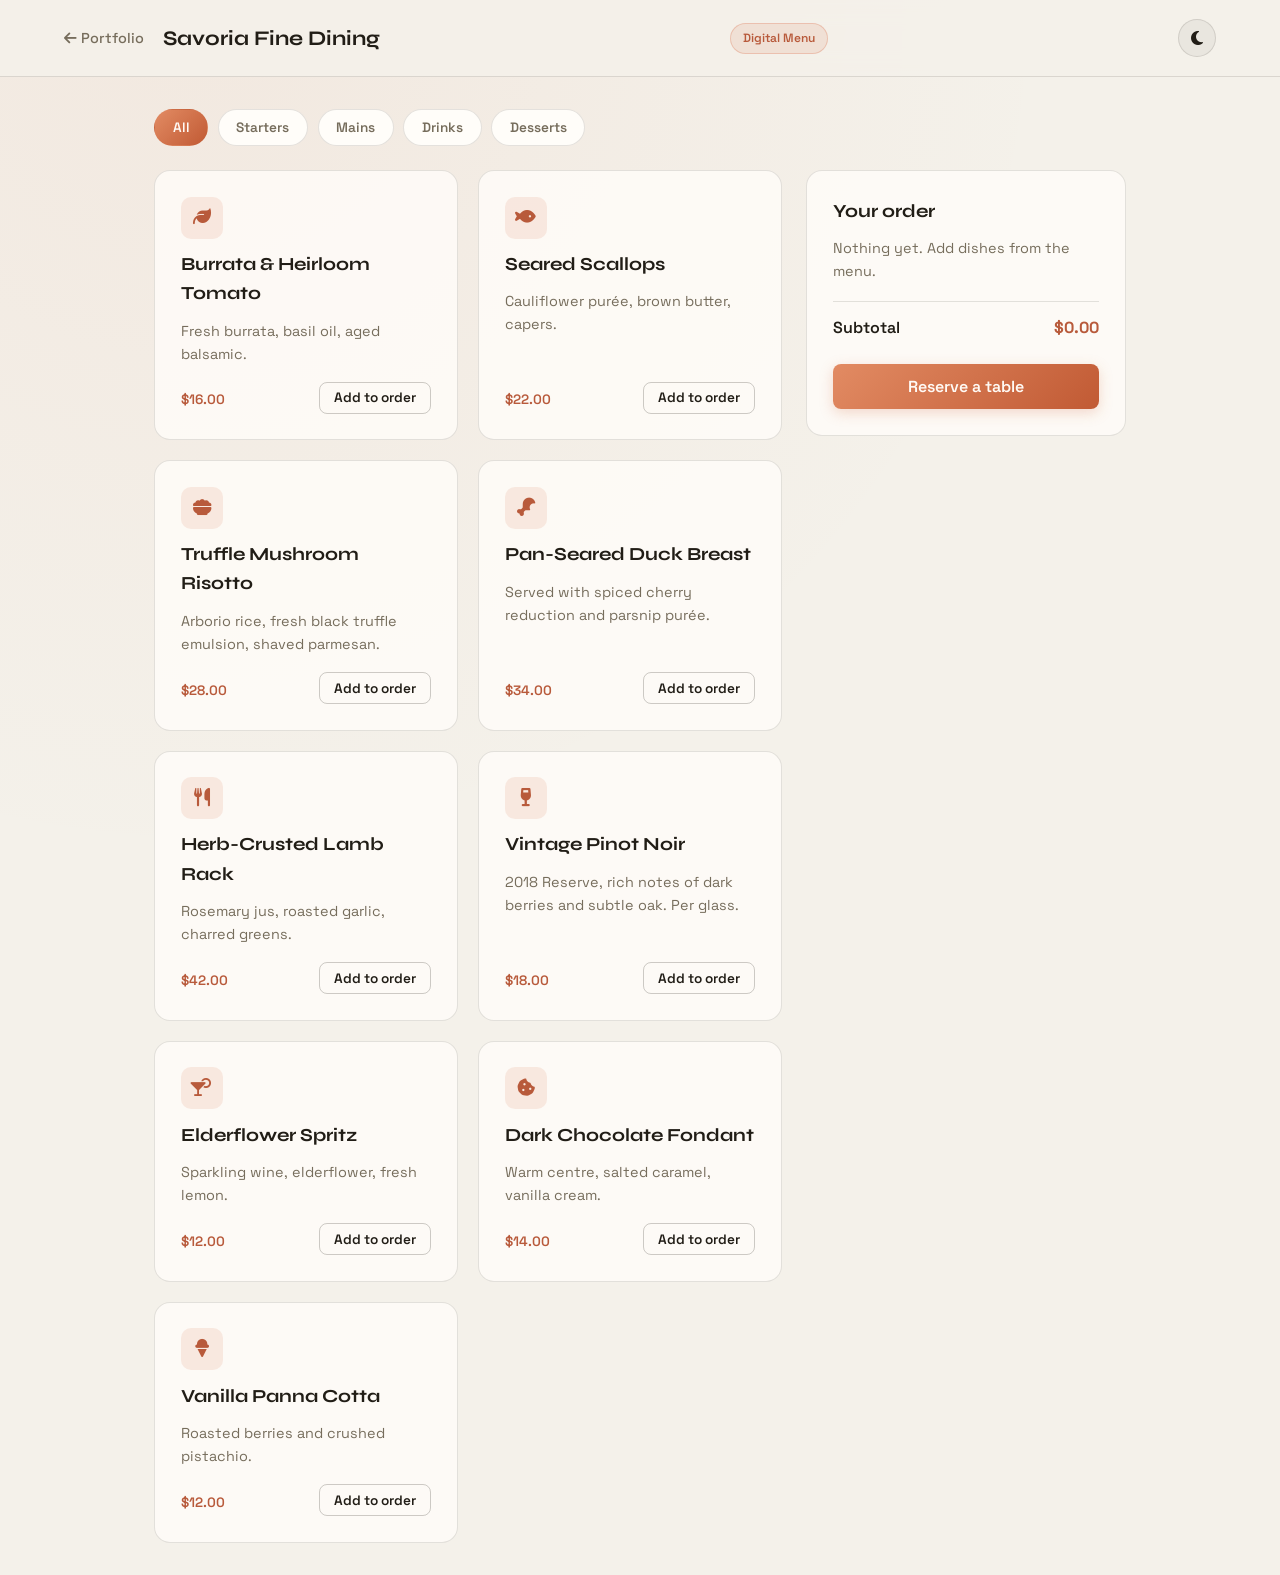
<file: restaurant_2.html>
<!DOCTYPE html>
<html lang="en">
<head>
  <meta charset="UTF-8">
  <meta name="viewport" content="width=device-width, initial-scale=1.0">
  <script>
    (function () {
      var t = localStorage.getItem('devhoney-theme');
      var d = window.matchMedia && window.matchMedia('(prefers-color-scheme: dark)').matches;
      document.documentElement.setAttribute('data-theme', t || (d ? 'dark' : 'light'));
    })();
  </script>
  <title>Savoria Culinary | DEVHONEY</title>
  <link rel="icon" type="image/png" href="favicon_2.png">
  <link rel="stylesheet" href="style.css">
  <link rel="stylesheet" href="https://cdnjs.cloudflare.com/ajax/libs/font-awesome/6.4.0/css/all.min.css">
  <link href="https://fonts.googleapis.com/css2?family=Space+Grotesk:wght@400;600;700&family=Syne:wght@700;800&display=swap" rel="stylesheet">

  <style>
    /* ===== Savoria-only styles (uses theme variables from style.css) ===== */
    .chip-bar { display: flex; flex-wrap: wrap; gap: 0.6rem; margin-bottom: 1.5rem; }
    .chip {
      padding: 0.55rem 1.1rem; border-radius: 20px; border: 1px solid var(--border-color);
      background: var(--surface); color: var(--ink-muted); font-size: 0.85rem; font-weight: 600;
      cursor: pointer; transition: all 0.25s var(--ease);
    }
    .chip:hover { border-color: var(--accent); color: var(--accent-dark); }
    .chip.active { background: var(--accent-gradient); border-color: transparent; color: #fffaf5; }
    .chip:focus-visible, .qty-btn:focus-visible, .modal-close:focus-visible,
    .modal input:focus-visible, .modal select:focus-visible { outline: 2px solid var(--accent); outline-offset: 2px; }

    .savoria-layout { display: grid; grid-template-columns: 1fr 320px; gap: 1.5rem; align-items: start; }
    .savoria-layout .hud-grid { grid-template-columns: repeat(auto-fill, minmax(230px, 1fr)); }

    .menu-card .price-row { display: flex; align-items: center; justify-content: space-between; gap: 0.5rem; margin-top: 0.3rem; }
    .add-btn {
      padding: 0.4rem 0.9rem; border-radius: 8px; border: 1px solid var(--border-strong);
      background: transparent; color: var(--ink); font-weight: 600; font-size: 0.85rem; cursor: pointer;
      transition: all 0.25s var(--ease);
    }
    .add-btn:hover { border-color: var(--accent); color: var(--accent-dark); }
    .add-btn.added { background: var(--accent-soft); border-color: var(--accent); color: var(--accent-dark); }
    .no-items { color: var(--ink-muted); }

    .order-panel { position: sticky; top: 5.5rem; }
    .order-list { list-style: none; display: flex; flex-direction: column; gap: 0.6rem; }
    .order-empty { color: var(--ink-muted); font-size: 0.9rem; }
    .order-item { display: flex; align-items: center; justify-content: space-between; gap: 0.6rem; font-size: 0.9rem; }
    .order-item .name { flex: 1; }
    .qty { display: flex; align-items: center; gap: 0.4rem; }
    .qty-btn {
      width: 26px; height: 26px; border-radius: 50%; border: 1px solid var(--border-strong);
      background: var(--surface); color: var(--ink); cursor: pointer; line-height: 1;
    }
    .qty-btn:hover { border-color: var(--accent); }
    .order-total {
      display: flex; justify-content: space-between; padding-top: 0.8rem; margin-top: 0.4rem;
      border-top: 1px solid var(--border-color); font-weight: 600;
    }
    .order-total strong { color: var(--accent-dark); }
    .order-panel .btn-primary:disabled { opacity: 0.5; cursor: not-allowed; transform: none; }
    .link-btn {
      background: none; border: none; color: var(--ink-muted); cursor: pointer; font-size: 0.85rem;
      text-decoration: underline; align-self: center;
    }
    .link-btn:hover { color: var(--accent-dark); }

    /* Booking modal */
    .modal-backdrop {
      position: fixed; inset: 0; z-index: 200; display: flex; align-items: center; justify-content: center;
      padding: 1rem; background: rgba(20, 16, 10, 0.6); backdrop-filter: blur(4px);
      animation: fade-in 0.2s ease;
    }
    .modal-backdrop[hidden], .booking-done[hidden], #bookingFormView[hidden] { display: none; }
    .modal {
      position: relative; width: 100%; max-width: 460px; max-height: 92vh; overflow-y: auto;
      background: var(--surface); border: 1px solid var(--border-strong); border-radius: 16px; padding: 1.8rem;
      animation: pop-in 0.3s var(--ease);
    }
    .modal h2 { font-family: var(--font-heading); font-size: 1.4rem; margin-bottom: 0.3rem; }
    .modal .subtext { margin: 0 0 1.2rem; }
    .modal-close {
      position: absolute; top: 0.8rem; right: 0.8rem; width: 34px; height: 34px; border-radius: 50%;
      border: 1px solid var(--border-color); background: var(--tag-bg); color: var(--ink);
      font-size: 1.2rem; cursor: pointer;
    }
    .modal-close:hover { border-color: var(--accent); }
    .booking-form { display: flex; flex-direction: column; gap: 0.9rem; }
    .field { display: flex; flex-direction: column; gap: 0.3rem; font-size: 0.85rem; font-weight: 600; color: var(--ink-muted); }
    .field-row { display: grid; grid-template-columns: 1fr 1fr; gap: 0.8rem; }
    .modal input, .modal select {
      width: 100%; background: var(--bg); border: 1px solid var(--border-color); border-radius: 10px;
      padding: 0.7rem 0.9rem; color: var(--ink); font-weight: 400;
    }
    .modal input:focus, .modal select:focus { border-color: var(--accent); }
    .booking-note { font-size: 0.85rem; color: var(--ink-muted); background: var(--accent-soft); border-radius: 8px; padding: 0.6rem 0.8rem; }
    .booking-done { text-align: center; padding: 0.5rem 0; }
    .booking-done .check {
      width: 56px; height: 56px; margin: 0 auto 1rem; border-radius: 50%;
      background: var(--accent-soft); color: var(--accent-dark); font-size: 1.5rem;
      display: flex; align-items: center; justify-content: center;
    }
    .booking-done p { color: var(--ink-muted); margin-bottom: 1.2rem; }
    .booking-done .btn-primary { width: 100%; }

    @keyframes fade-in { from { opacity: 0; } to { opacity: 1; } }
    @keyframes pop-in { from { opacity: 0; transform: translateY(12px) scale(0.98); } to { opacity: 1; transform: none; } }

    @media (max-width: 860px) {
      .savoria-layout { grid-template-columns: 1fr; }
      .order-panel { position: static; }
    }
  </style>
</head>
<body class="app-body">

  <header class="app-header">
    <div class="header-brand">
      <a href="index.html" class="back-link"><i class="fa-solid fa-arrow-left"></i> Portfolio</a>
      <h1>Savoria Fine Dining</h1>
    </div>
    <span class="engine-tag">Digital Menu</span>
  </header>

  <main class="app-container">
    <div class="chip-bar" id="filterBar" role="group" aria-label="Menu categories">
      <button type="button" class="chip active" data-cat="all">All</button>
      <button type="button" class="chip" data-cat="starters">Starters</button>
      <button type="button" class="chip" data-cat="mains">Mains</button>
      <button type="button" class="chip" data-cat="drinks">Drinks</button>
      <button type="button" class="chip" data-cat="desserts">Desserts</button>
    </div>

    <div class="savoria-layout">
      <div class="hud-grid" id="menuGrid"></div>

      <aside class="bento-card order-panel" aria-label="Your order">
        <h3>Your order</h3>
        <ul class="order-list" id="orderList"></ul>
        <div class="order-total"><span>Subtotal</span><strong id="orderTotal">$0.00</strong></div>
        <button type="button" class="btn-primary full-width" id="openBooking">Reserve a table</button>
        <button type="button" class="link-btn" id="clearOrder">Clear order</button>
      </aside>
    </div>
  </main>

  <!-- Booking modal -->
  <div class="modal-backdrop" id="bookingModal" hidden>
    <div class="modal" role="dialog" aria-modal="true" aria-labelledby="modalTitle">
      <button type="button" class="modal-close" id="closeBooking" aria-label="Close">&times;</button>

      <div id="bookingFormView">
        <h2 id="modalTitle">Reserve a table</h2>
        <p class="subtext">Tell us when you'd like to dine. We'll confirm by email.</p>
        <form class="booking-form" id="bookingForm">
          <label class="field">Full name
            <input type="text" name="name" id="bkName" autocomplete="name" required>
          </label>
          <label class="field">Email
            <input type="email" name="email" autocomplete="email" required>
          </label>
          <div class="field-row">
            <label class="field">Date
              <input type="date" name="date" id="bkDate" required>
            </label>
            <label class="field">Time
              <select name="time" id="bkTime" required></select>
            </label>
          </div>
          <label class="field">Guests
            <select name="guests" id="bkGuests" required></select>
          </label>
          <p class="booking-note" id="bkOrderNote" hidden></p>
          <button type="submit" class="btn-primary">Confirm reservation</button>
        </form>
      </div>

      <div class="booking-done" id="bookingDone" hidden>
        <div class="check"><i class="fa-solid fa-check"></i></div>
        <h2>Table reserved</h2>
        <p id="doneText"></p>
        <button type="button" class="btn-primary" id="doneClose">Back to menu</button>
      </div>
    </div>
  </div>

  <script src="script.js"></script>
  <script>
    (function () {
      var MENU = [
        { id: 1, cat: 'starters', icon: 'fa-leaf', name: 'Burrata & Heirloom Tomato', desc: 'Fresh burrata, basil oil, aged balsamic.', price: 16 },
        { id: 2, cat: 'starters', icon: 'fa-fish', name: 'Seared Scallops', desc: 'Cauliflower purée, brown butter, capers.', price: 22 },
        { id: 3, cat: 'mains', icon: 'fa-bowl-food', name: 'Truffle Mushroom Risotto', desc: 'Arborio rice, fresh black truffle emulsion, shaved parmesan.', price: 28 },
        { id: 4, cat: 'mains', icon: 'fa-drumstick-bite', name: 'Pan-Seared Duck Breast', desc: 'Served with spiced cherry reduction and parsnip purée.', price: 34 },
        { id: 5, cat: 'mains', icon: 'fa-utensils', name: 'Herb-Crusted Lamb Rack', desc: 'Rosemary jus, roasted garlic, charred greens.', price: 42 },
        { id: 6, cat: 'drinks', icon: 'fa-wine-glass', name: 'Vintage Pinot Noir', desc: '2018 Reserve, rich notes of dark berries and subtle oak. Per glass.', price: 18 },
        { id: 7, cat: 'drinks', icon: 'fa-martini-glass-citrus', name: 'Elderflower Spritz', desc: 'Sparkling wine, elderflower, fresh lemon.', price: 12 },
        { id: 8, cat: 'desserts', icon: 'fa-cookie-bite', name: 'Dark Chocolate Fondant', desc: 'Warm centre, salted caramel, vanilla cream.', price: 14 },
        { id: 9, cat: 'desserts', icon: 'fa-ice-cream', name: 'Vanilla Panna Cotta', desc: 'Roasted berries and crushed pistachio.', price: 12 }
      ];

      var order = {};          // id -> quantity
      var activeCat = 'all';
      var lastFocus = null;

      var $ = function (id) { return document.getElementById(id); };
      var menuGrid = $('menuGrid'), orderList = $('orderList'), orderTotal = $('orderTotal');
      var openBtn = $('openBooking'), clearBtn = $('clearOrder');
      var modal = $('bookingModal'), formView = $('bookingFormView'), doneView = $('bookingDone');
      var money = function (n) { return '$' + n.toFixed(2); };
      var byId = function (id) { return MENU.filter(function (m) { return m.id === id; })[0]; };

      /* ----- Menu + filters ----- */
      function renderMenu() {
        var items = MENU.filter(function (m) { return activeCat === 'all' || m.cat === activeCat; });
        menuGrid.innerHTML = items.length ? items.map(function (m) {
          var inOrder = order[m.id] || 0;
          return '<div class="bento-card menu-card">' +
            '<div class="card-icon"><i class="fa-solid ' + m.icon + '"></i></div>' +
            '<h3>' + m.name + '</h3><p>' + m.desc + '</p>' +
            '<div class="price-row"><span class="subtitle">' + money(m.price) + '</span>' +
            '<button type="button" class="add-btn' + (inOrder ? ' added' : '') + '" data-add="' + m.id + '">' +
            (inOrder ? 'Added (' + inOrder + ')' : 'Add to order') + '</button></div></div>';
        }).join('') : '<p class="no-items">No dishes in this category yet.</p>';
      }

      $('filterBar').addEventListener('click', function (e) {
        var chip = e.target.closest('.chip');
        if (!chip) return;
        activeCat = chip.dataset.cat;
        document.querySelectorAll('.chip').forEach(function (c) { c.classList.toggle('active', c === chip); });
        renderMenu();
      });

      menuGrid.addEventListener('click', function (e) {
        var btn = e.target.closest('[data-add]');
        if (!btn) return;
        var id = Number(btn.dataset.add);
        order[id] = (order[id] || 0) + 1;
        renderMenu();
        renderOrder();
      });

      /* ----- Order builder ----- */
      function renderOrder() {
        var ids = Object.keys(order);
        var total = 0;
        orderList.innerHTML = ids.length ? ids.map(function (id) {
          var m = byId(Number(id)), q = order[id];
          total += m.price * q;
          return '<li class="order-item"><span class="name">' + m.name + '</span>' +
            '<span class="qty"><button type="button" class="qty-btn" data-dec="' + id + '" aria-label="Remove one ' + m.name + '">−</button>' +
            '<span>' + q + '</span>' +
            '<button type="button" class="qty-btn" data-inc="' + id + '" aria-label="Add one ' + m.name + '">+</button></span>' +
            '<strong>' + money(m.price * q) + '</strong></li>';
        }).join('') : '<li class="order-empty">Nothing yet. Add dishes from the menu.</li>';
        orderTotal.textContent = money(total);
        clearBtn.hidden = !ids.length;
      }

      orderList.addEventListener('click', function (e) {
        var inc = e.target.closest('[data-inc]'), dec = e.target.closest('[data-dec]');
        if (inc) order[inc.dataset.inc] += 1;
        if (dec) {
          order[dec.dataset.dec] -= 1;
          if (order[dec.dataset.dec] <= 0) delete order[dec.dataset.dec];
        }
        if (inc || dec) { renderOrder(); renderMenu(); }
      });

      clearBtn.addEventListener('click', function () { order = {}; renderOrder(); renderMenu(); });

      /* ----- Booking modal ----- */
      function fillFormOptions() {
        var times = '';
        for (var h = 12; h <= 21; h++) {
          ['00', '30'].forEach(function (m) {
            var label = (h > 12 ? h - 12 : h) + ':' + m + (h >= 12 ? ' PM' : ' AM');
            times += '<option value="' + h + ':' + m + '">' + label + '</option>';
          });
        }
        $('bkTime').innerHTML = times;
        var guests = '';
        for (var g = 1; g <= 8; g++) guests += '<option value="' + g + '">' + g + (g === 1 ? ' guest' : ' guests') + '</option>';
        $('bkGuests').innerHTML = guests;
        $('bkGuests').value = '2';
        $('bkDate').min = new Date().toLocaleDateString('en-CA');
      }

      function openModal() {
        lastFocus = document.activeElement;
        var note = $('bkOrderNote');
        var count = Object.keys(order).reduce(function (s, id) { return s + order[id]; }, 0);
        note.hidden = !count;
        if (count) note.textContent = 'Your pre-order of ' + count + (count === 1 ? ' item' : ' items') + ' (' + orderTotal.textContent + ') will be sent with this reservation.';
        formView.hidden = false;
        doneView.hidden = true;
        modal.hidden = false;
        document.body.style.overflow = 'hidden';
        $('bkName').focus();
      }

      function closeModal() {
        modal.hidden = true;
        document.body.style.overflow = '';
        if (lastFocus) lastFocus.focus();
      }

      openBtn.addEventListener('click', openModal);
      $('closeBooking').addEventListener('click', closeModal);
      $('doneClose').addEventListener('click', closeModal);
      modal.addEventListener('click', function (e) { if (e.target === modal) closeModal(); });
      document.addEventListener('keydown', function (e) { if (e.key === 'Escape' && !modal.hidden) closeModal(); });

      $('bookingForm').addEventListener('submit', function (e) {
        e.preventDefault();
        var f = e.target;
        var date = new Date(f.date.value + 'T00:00').toLocaleDateString(undefined, { weekday: 'long', month: 'long', day: 'numeric' });
        var time = f.time.options[f.time.selectedIndex].text;
        var n = f.guests.value;
        $('doneText').textContent = f.name.value + ', your table for ' + n + (n === '1' ? ' guest' : ' guests') +
          ' is booked for ' + date + ' at ' + time + '. A confirmation will be sent to ' + f.email.value + '.';
        formView.hidden = true;
        doneView.hidden = false;
        f.reset();
        $('bkGuests').value = '2';
        order = {};
        renderOrder();
        renderMenu();
        $('doneClose').focus();
      });

      fillFormOptions();
      renderMenu();
      renderOrder();
    })();
  </script>
</body>
</html>
</file>
<file: style.css>
:root {
  --bg: #F4F1EA;
  --bg-soft: #ECE6D8;
  --surface: #FFFDF9;
  --card-bg: rgba(255, 253, 249, 0.8);
  --border-color: rgba(33, 29, 22, 0.12);
  --border-strong: rgba(33, 29, 22, 0.22);

  --accent: #D97757;
  --accent-dark: #B85A3B;
  --accent-soft: rgba(217, 119, 87, 0.14);
  --accent-gradient: linear-gradient(135deg, #E28B63 0%, #C15A34 100%);

  --ink: #211D16;
  --ink-muted: #766D5C;

  --nav-bg: rgba(244, 241, 234, 0.88);
  --tag-bg: rgba(33, 29, 22, 0.05);

  --font-heading: 'Syne', sans-serif;
  --font-body: 'Space Grotesk', sans-serif;
  --ease: cubic-bezier(0.22, 1, 0.36, 1);

  color-scheme: light;
}

:root[data-theme="dark"] {
  --bg: #17140F;
  --bg-soft: #1F1B14;
  --surface: #201C15;
  --card-bg: rgba(32, 28, 21, 0.75);
  --border-color: rgba(255, 255, 255, 0.10);
  --border-strong: rgba(255, 255, 255, 0.18);

  --accent: #E08A63;
  --accent-dark: #F0A57E;
  --accent-soft: rgba(224, 138, 99, 0.18);
  --accent-gradient: linear-gradient(135deg, #E6936B 0%, #C96A3F 100%);

  --ink: #F2ECDF;
  --ink-muted: #A79C86;

  --nav-bg: rgba(23, 20, 15, 0.9);
  --tag-bg: rgba(255, 255, 255, 0.06);

  color-scheme: dark;
}

@media (prefers-reduced-motion: reduce) {
  *, *::before, *::after {
    animation-duration: 0.01ms !important;
    animation-iteration-count: 1 !important;
    transition-duration: 0.01ms !important;
    scroll-behavior: auto !important;
  }
}

* {
  margin: 0;
  padding: 0;
  box-sizing: border-box;
}

a {
  color: inherit;
  text-decoration: none;
}

input, textarea, button {
  font-family: inherit;
  font-size: inherit;
  outline: none;
}

html {
  scroll-behavior: smooth;
}

body {
  background-color: var(--bg);
  background-image: radial-gradient(circle at 15% 0%, rgba(217, 119, 87, 0.07), transparent 45%);
  color: var(--ink);
  font-family: var(--font-body);
  line-height: 1.6;
  overflow-x: hidden;
  transition: background-color 0.35s ease, color 0.35s ease;
}

/* ========== Navbar ========== */
.navbar {
  position: sticky;
  top: 0;
  z-index: 100;
  display: flex;
  align-items: center;
  justify-content: space-between;
  padding: 1rem 5%;
  background: var(--nav-bg);
  backdrop-filter: blur(14px);
  border-bottom: 1px solid var(--border-color);
}

.logo {
  font-family: var(--font-heading);
  font-size: 1.35rem;
  font-weight: 800;
  color: var(--ink);
}

.logo span {
  background: var(--accent-gradient);
  -webkit-background-clip: text;
  -webkit-text-fill-color: transparent;
  background-clip: text;
}

.nav-links {
  display: flex;
  align-items: center;
  gap: 1.25rem;
}

.nav-links a:not(.nav-btn) {
  position: relative;
  color: var(--ink-muted);
  font-size: 0.9rem;
  font-weight: 500;
  transition: color 0.25s ease;
  padding-bottom: 2px;
}

.nav-links a:not(.nav-btn)::after {
  content: '';
  position: absolute;
  left: 0;
  bottom: 0;
  width: 0%;
  height: 1.5px;
  background: var(--accent);
  transition: width 0.3s var(--ease);
}

.nav-links a:not(.nav-btn):hover {
  color: var(--ink);
}

.nav-links a:not(.nav-btn):hover::after {
  width: 100%;
}

.nav-btn {
  padding: 0.5rem 1rem !important;
  font-size: 0.85rem !important;
}

/* Theme toggle */
.theme-toggle {
  background: var(--tag-bg);
  border: 1px solid var(--border-color);
  color: var(--ink);
  width: 38px;
  height: 38px;
  border-radius: 50%;
  display: flex;
  align-items: center;
  justify-content: center;
  cursor: pointer;
  transition: all 0.3s var(--ease);
}

.theme-toggle:hover {
  border-color: var(--accent);
  color: var(--accent-dark);
}

.theme-toggle.spin {
  animation: spin 0.4s var(--ease);
}

@keyframes spin {
  from { transform: rotate(0deg); }
  to { transform: rotate(360deg); }
}

/* Mobile menu button */
.menu-toggle {
  display: none;
  flex-direction: column;
  gap: 5px;
  background: none;
  border: none;
  cursor: pointer;
  padding: 4px;
}

.menu-toggle span {
  display: block;
  width: 22px;
  height: 2px;
  background: var(--ink);
  border-radius: 2px;
  transition: 0.3s;
}

/* ========== Hero ========== */
.hero {
  padding: 5rem 5% 4rem;
  max-width: 900px;
  margin: 0 auto;
  min-height: 70vh;
  display: flex;
  align-items: center;
}

.hero-content > * {
  opacity: 0;
  transform: translateY(16px);
  animation: rise 0.7s var(--ease) forwards;
}

.hero-content > *:nth-child(1) { animation-delay: 0.05s; }
.hero-content > *:nth-child(2) { animation-delay: 0.15s; }
.hero-content > *:nth-child(3) { animation-delay: 0.25s; }
.hero-content > *:nth-child(4) { animation-delay: 0.35s; }
.hero-content > *:nth-child(5) { animation-delay: 0.45s; }

@keyframes rise {
  to { opacity: 1; transform: translateY(0); }
}

.badge {
  display: inline-block;
  padding: 0.35rem 0.9rem;
  background: var(--accent-soft);
  border: 1px solid rgba(217, 119, 87, 0.35);
  color: var(--accent-dark);
  border-radius: 20px;
  font-size: 0.8rem;
  font-weight: 600;
}

.hero h1 {
  font-family: var(--font-heading);
  font-size: clamp(2rem, 5vw, 3.1rem);
  line-height: 1.15;
  margin: 1.1rem 0 1rem;
  color: var(--ink);
  letter-spacing: -0.02em;
}

.hero p {
  color: var(--ink-muted);
  font-size: 1.1rem;
  margin-bottom: 2rem;
  max-width: 540px;
}

.hero p strong {
  color: var(--ink);
  font-weight: 600;
}

.hero-actions {
  display: flex;
  gap: 1rem;
  flex-wrap: wrap;
}

/* Social */
.social-links {
  display: flex;
  gap: 1.1rem;
  margin-top: 2.2rem;
  flex-wrap: wrap;
}

.social-links a {
  font-size: 1.35rem;
  color: var(--ink-muted);
  transition: color 0.25s ease, transform 0.25s ease;
}

.social-links a:hover {
  color: var(--accent-dark);
  transform: translateY(-2px);
}

/* Buttons */
.btn-primary,
.btn-secondary {
  display: inline-flex;
  align-items: center;
  justify-content: center;
  padding: 0.75rem 1.5rem;
  border-radius: 8px;
  font-weight: 600;
  cursor: pointer;
  border: none;
  transition: all 0.3s var(--ease);
}

.btn-primary {
  background: var(--accent-gradient);
  color: #fffaf5;
  box-shadow: 0 4px 14px rgba(217, 119, 87, 0.28);
}

.btn-primary:hover {
  transform: translateY(-2px);
  box-shadow: 0 8px 20px rgba(184, 90, 59, 0.32);
}

.btn-secondary {
  background: transparent;
  border: 1px solid var(--border-strong);
  color: var(--ink);
}

.btn-secondary:hover {
  border-color: var(--accent);
  color: var(--accent-dark);
  transform: translateY(-2px);
}

.btn-primary.full-width {
  width: 100%;
  margin-top: 0.8rem;
}

/* ========== Sections ========== */
.section {
  padding: 4.5rem 5%;
  max-width: 1100px;
  margin: 0 auto;
}

.section-title {
  margin-bottom: 2.5rem;
}

.section-title h2 {
  font-family: var(--font-heading);
  font-size: 1.8rem;
  margin-bottom: 0.4rem;
}

.section-title p {
  color: var(--ink-muted);
  font-size: 1rem;
}

/* Certifications */
.cert-grid {
  display: grid;
  grid-template-columns: repeat(auto-fit, minmax(240px, 1fr));
  gap: 1.25rem;
}

.cert-card {
  background: var(--card-bg);
  border: 1px solid var(--border-color);
  border-radius: 14px;
  padding: 1.5rem;
  transition: border-color 0.3s ease, transform 0.3s var(--ease);
}

.cert-card:hover {
  border-color: var(--accent);
  transform: translateY(-3px);
}

.cert-card h3 {
  font-family: var(--font-heading);
  font-size: 1.2rem;
  margin-bottom: 0.5rem;
}

.cert-card p {
  color: var(--ink-muted);
  font-size: 0.9rem;
  margin-bottom: 1rem;
}

.tag {
  display: inline-block;
  padding: 0.25rem 0.7rem;
  background: var(--tag-bg);
  border-radius: 20px;
  font-size: 0.75rem;
  font-weight: 600;
  color: var(--ink-muted);
}

.tag.accent {
  background: var(--accent-soft);
  color: var(--accent-dark);
}

/* Projects Bento */
.bento-grid {
  display: grid;
  grid-template-columns: repeat(auto-fit, minmax(280px, 1fr));
  gap: 1.25rem;
}

.bento-card {
  background: var(--card-bg);
  border: 1px solid var(--border-color);
  border-radius: 16px;
  padding: 1.6rem;
  display: flex;
  flex-direction: column;
  gap: 0.7rem;
  transition: all 0.3s var(--ease);
}

.bento-card:hover {
  border-color: var(--accent);
  transform: translateY(-4px);
  box-shadow: 0 12px 28px rgba(184, 90, 59, 0.12);
}

.bento-card.feature-highlight {
  border-color: rgba(217, 119, 87, 0.35);
  background: linear-gradient(145deg, var(--card-bg), var(--accent-soft));
}

.card-icon {
  width: 42px;
  height: 42px;
  border-radius: 10px;
  background: var(--accent-soft);
  color: var(--accent-dark);
  display: flex;
  align-items: center;
  justify-content: center;
  font-size: 1.15rem;
}

.bento-card h3 {
  font-family: var(--font-heading);
  font-size: 1.15rem;
}

.bento-card p {
  color: var(--ink-muted);
  font-size: 0.9rem;
  flex: 1;
}

.subtitle {
  font-size: 0.85rem;
  font-weight: 600;
  color: var(--accent-dark);
  margin-top: 0.3rem;
}

/* Contact Form */
.contact-form {
  max-width: 560px;
  display: flex;
  flex-direction: column;
  gap: 1rem;
}

.contact-form .input-group {
  display: flex;
  gap: 1rem;
}

.contact-form input,
.contact-form textarea {
  width: 100%;
  background: var(--surface);
  border: 1px solid var(--border-color);
  border-radius: 10px;
  padding: 0.9rem 1.1rem;
  color: var(--ink);
  transition: border-color 0.25s ease;
}

.contact-form input:focus,
.contact-form textarea:focus {
  border-color: var(--accent);
}

.contact-form textarea {
  resize: vertical;
  min-height: 120px;
}

.form-status {
  margin-top: 0.5rem;
  font-size: 0.9rem;
  font-weight: 600;
  min-height: 1.2em;
}

/* Footer */
.footer {
  text-align: center;
  padding: 2.5rem 5%;
  border-top: 1px solid var(--border-color);
  color: var(--ink-muted);
  font-size: 0.85rem;
}

/* ========== DEMO APP PAGES ========== */
.app-body {
  min-height: 100vh;
}

.app-header {
  display: flex;
  align-items: center;
  justify-content: space-between;
  padding: 1.2rem 5%;
  border-bottom: 1px solid var(--border-color);
  background: var(--nav-bg);
  backdrop-filter: blur(12px);
  position: sticky;
  top: 0;
  z-index: 50;
  gap: 1rem;
  flex-wrap: wrap;
}

.header-brand {
  display: flex;
  align-items: center;
  gap: 1.2rem;
}

.back-link {
  color: var(--ink-muted);
  font-size: 0.9rem;
  font-weight: 500;
  transition: color 0.25s ease;
}

.back-link:hover {
  color: var(--accent-dark);
}

.app-header h1 {
  font-family: var(--font-heading);
  font-size: 1.3rem;
}

.engine-tag {
  font-size: 0.75rem;
  font-weight: 600;
  padding: 0.3rem 0.75rem;
  background: var(--accent-soft);
  color: var(--accent-dark);
  border-radius: 20px;
  border: 1px solid rgba(217, 119, 87, 0.3);
}

.cart-status {
  font-size: 0.9rem;
  font-weight: 500;
  color: var(--ink-muted);
}

.cart-status strong,
.cart-status span {
  color: var(--accent-dark);
}

.app-container {
  max-width: 1100px;
  margin: 0 auto;
  padding: 2rem 5%;
}

.hud-grid {
  display: grid;
  grid-template-columns: repeat(auto-fit, minmax(280px, 1fr));
  gap: 1.25rem;
}

.menu-card,
.product-card,
.hud-card {
  transition: border-color 0.3s ease, transform 0.3s var(--ease), box-shadow 0.3s ease;
}

.menu-card:hover,
.product-card:hover,
.hud-card:hover {
  border-color: var(--accent);
  box-shadow: 0 14px 32px rgba(184, 90, 59, 0.14);
  transform: translateY(-4px);
}

/* Gym tabs */
.tab-bar {
  display: flex;
  flex-wrap: wrap;
  gap: 0.6rem;
  margin-bottom: 2rem;
}

.tab-btn {
  padding: 0.6rem 1.1rem;
  border-radius: 20px;
  border: 1px solid var(--border-color);
  background: var(--surface);
  color: var(--ink-muted);
  font-size: 0.85rem;
  font-weight: 600;
  cursor: pointer;
  transition: all 0.25s var(--ease);
}

.tab-btn:hover {
  border-color: var(--accent);
  color: var(--accent-dark);
}

.tab-btn.active {
  background: var(--accent-gradient);
  border-color: transparent;
  color: #fffaf5;
  box-shadow: 0 4px 14px rgba(217, 119, 87, 0.3);
}

.routine-list {
  list-style: none;
  display: flex;
  flex-direction: column;
  gap: 0.7rem;
  margin-top: 1rem;
}

.routine-list li {
  display: flex;
  justify-content: space-between;
  padding: 0.6rem 0.8rem;
  background: var(--surface);
  border-radius: 8px;
  border: 1px solid var(--border-color);
  font-size: 0.9rem;
}

.routine-list strong {
  color: var(--accent-dark);
}

.subtext {
  color: var(--ink-muted);
  font-size: 0.85rem;
  margin: 0.4rem 0 1rem;
}

.counter-display {
  font-family: var(--font-heading);
  font-size: 2.4rem;
  color: var(--ink);
  margin-bottom: 1rem;
}

.counter-display small {
  font-size: 1rem;
  color: var(--ink-muted);
  font-family: var(--font-body);
}

.counter-controls {
  display: flex;
  gap: 0.8rem;
}

.counter-btn {
  flex: 1;
  padding: 0.7rem;
  border-radius: 8px;
  border: 1px solid var(--border-color);
  background: var(--surface);
  color: var(--ink);
  font-weight: 600;
  cursor: pointer;
  transition: all 0.25s var(--ease);
}

.counter-btn:hover {
  border-color: var(--accent);
  transform: translateY(-2px);
}

.counter-btn.primary {
  background: var(--accent-gradient);
  border-color: transparent;
  color: #fffaf5;
}

.bmi-inputs {
  display: flex;
  flex-direction: column;
  gap: 0.8rem;
}

.bmi-inputs input {
  background: var(--surface);
  border: 1px solid var(--border-color);
  border-radius: 8px;
  padding: 0.75rem 1rem;
  color: var(--ink);
}

.bmi-inputs input:focus {
  border-color: var(--accent);
}

.bmi-result {
  margin-top: 1rem;
  padding: 0.8rem;
  background: var(--accent-soft);
  border-radius: 8px;
  font-weight: 600;
  color: var(--accent-dark);
  text-align: center;
  opacity: 0;
  transform: translateY(6px);
  transition: all 0.3s var(--ease);
}

.bmi-result.show {
  opacity: 1;
  transform: translateY(0);
}

@keyframes bump {
  0% { transform: scale(1); }
  40% { transform: scale(1.08); }
  100% { transform: scale(1); }
}

.counter-display.pulse,
.cart-status.bump {
  animation: bump 0.3s var(--ease);
}

/* ========== Mobile ========== */
@media (max-width: 768px) {
  .menu-toggle {
    display: flex;
  }

  .nav-links {
    position: fixed;
    top: 60px;
    left: 0;
    right: 0;
    background: var(--nav-bg);
    backdrop-filter: blur(16px);
    flex-direction: column;
    padding: 1.5rem;
    gap: 1rem;
    border-bottom: 1px solid var(--border-color);
    transform: translateY(-120%);
    opacity: 0;
    pointer-events: none;
    transition: all 0.35s var(--ease);
  }

  .nav-links.open {
    transform: translateY(0);
    opacity: 1;
    pointer-events: auto;
  }

  .hero {
    min-height: auto;
    padding-top: 3.5rem;
  }

  .contact-form .input-group {
    flex-direction: column;
  }

  .app-header {
    flex-direction: column;
    align-items: flex-start;
  }
}.rating {
  font-size: 0.9rem;
  color: var(--accent-dark);
  margin: 0.3rem 0;
}
.rating small {
  color: var(--ink-muted);
  margin-left: 0.3rem;
}
</file>
